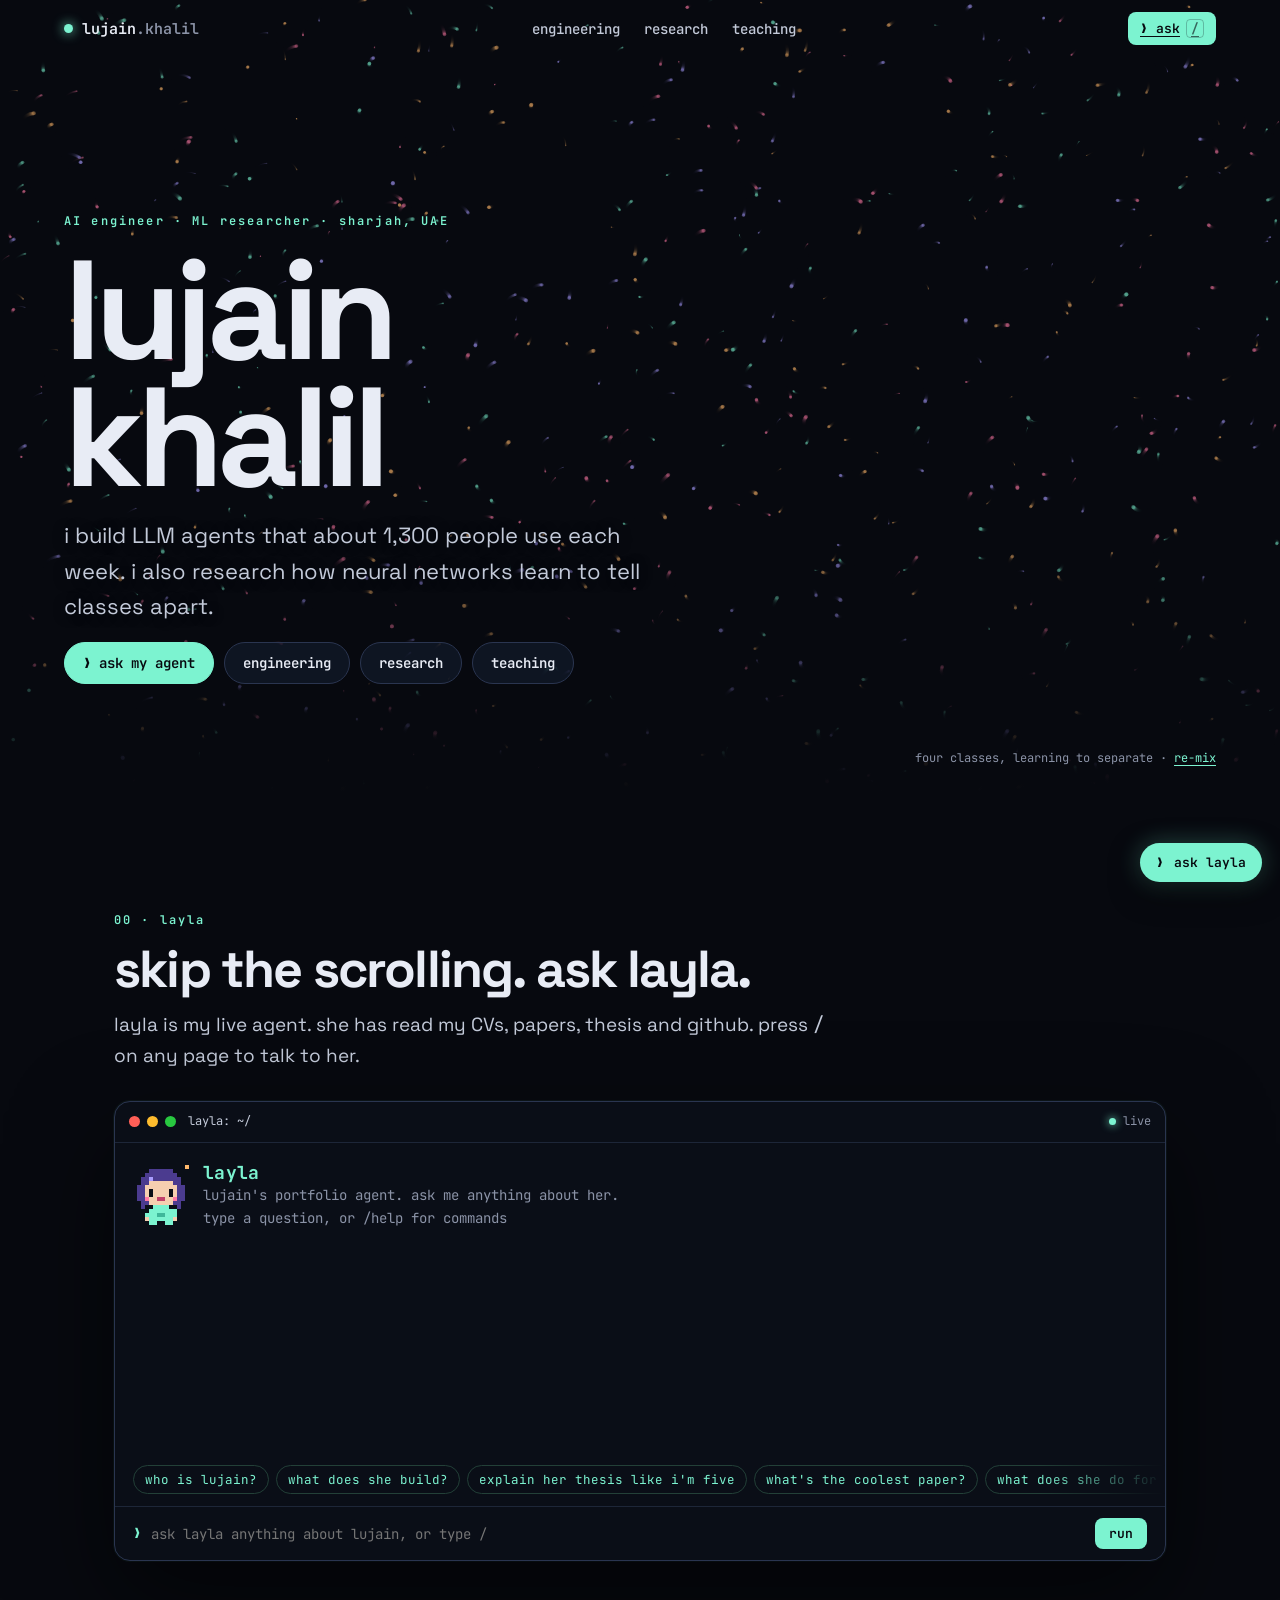
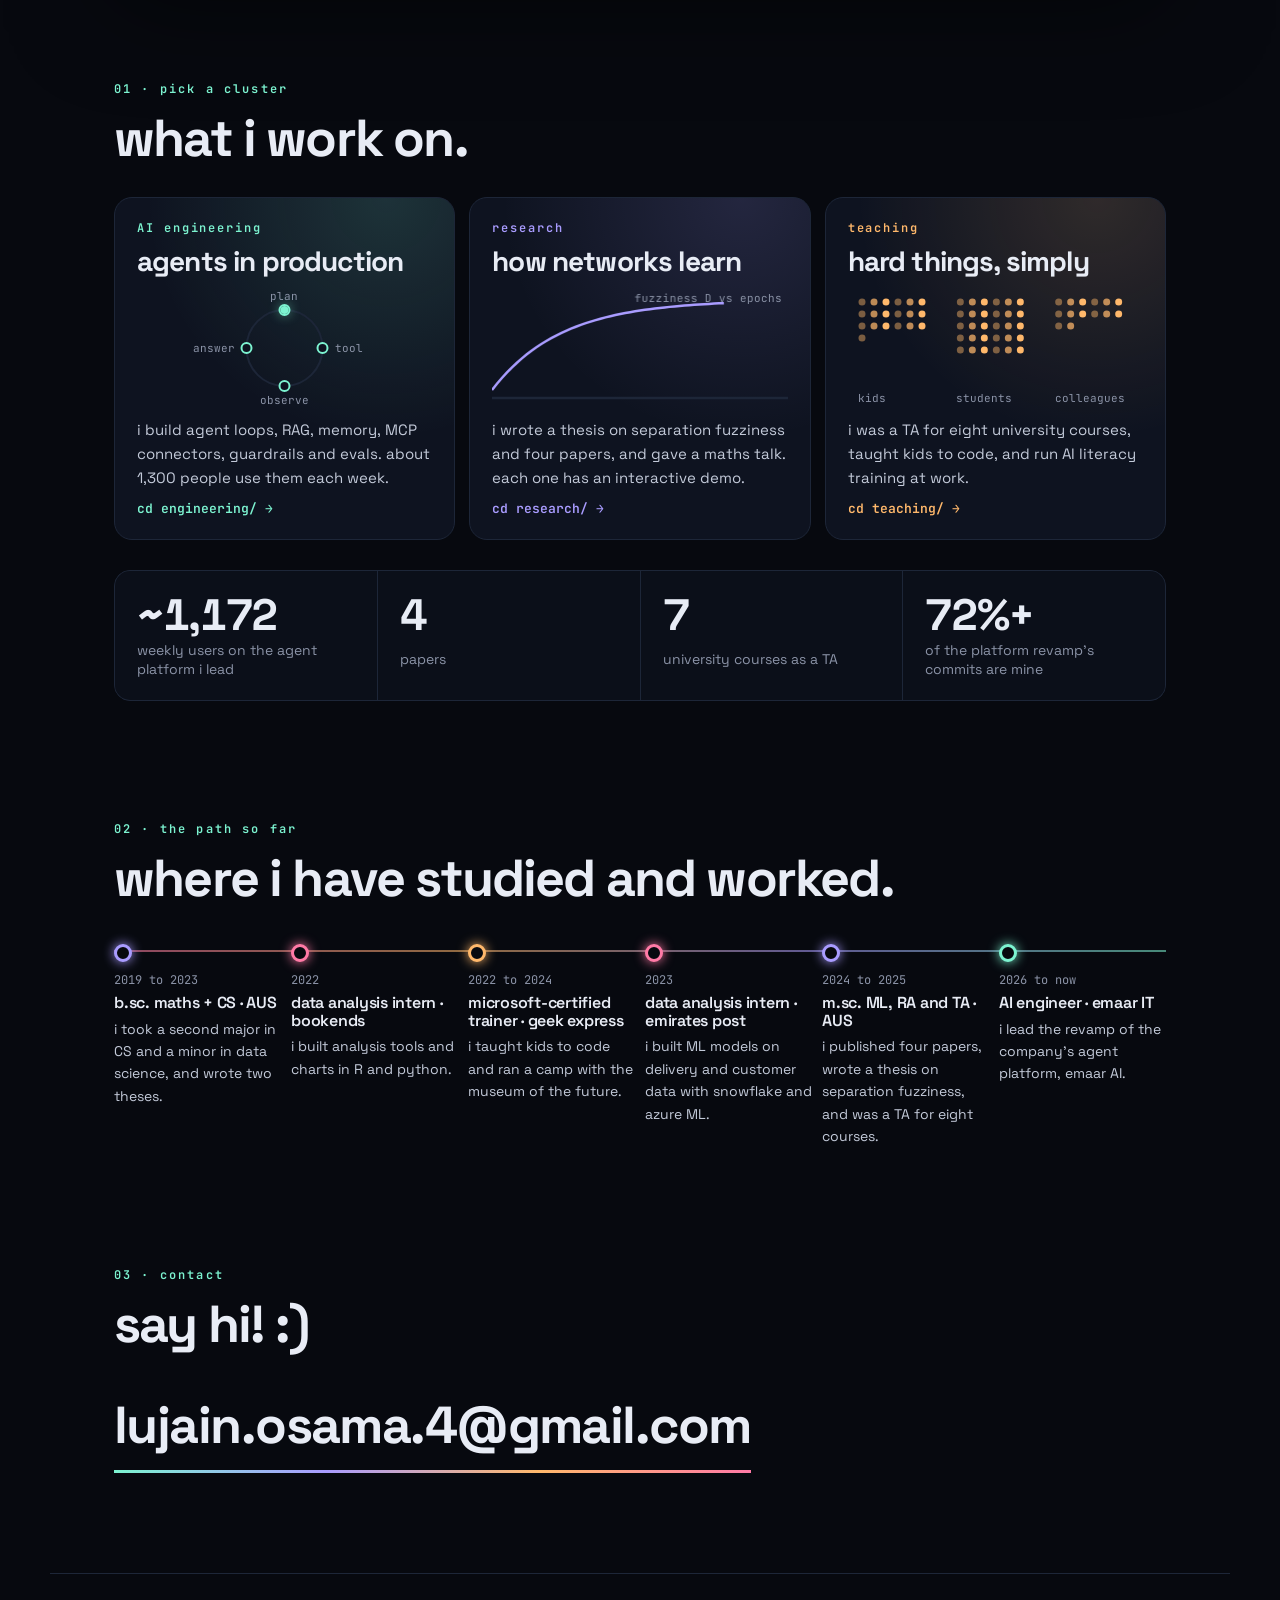
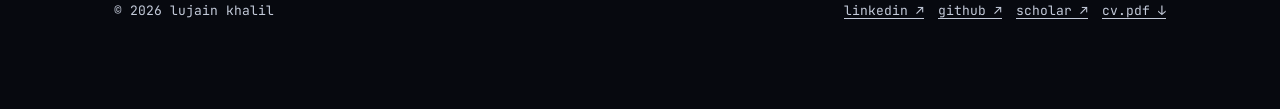
<file: index.html>
<!doctype html>
<html lang="en" class="no-js">
<head>
<meta charset="utf-8">
<meta name="viewport" content="width=device-width,initial-scale=1,viewport-fit=cover">
<title>lujain khalil · AI engineer and ML researcher</title>
<meta name="description" content="lujain khalil builds LLM agents and researches how neural networks learn. ask her terminal agent anything.">
<meta name="author" content="lujain khalil">
<meta name="theme-color" content="#07090f">
<link rel="canonical" href="https://lujain-khalil.github.io/">
<meta property="og:type" content="website">
<meta property="og:title" content="lujain khalil · AI engineer and ML researcher">
<meta property="og:description" content="she builds LLM agents and researches how neural networks learn to separate what they see.">
<meta property="og:url" content="https://lujain-khalil.github.io/">
<meta property="og:image" content="https://lujain-khalil.github.io/assets/img/og.png">
<meta property="og:image:width" content="1200"><meta property="og:image:height" content="630">
<meta name="twitter:card" content="summary_large_image">
<link rel="icon" href="assets/img/favicon.svg" type="image/svg+xml">
<link rel="preconnect" href="https://fonts.googleapis.com"><link rel="preconnect" href="https://fonts.gstatic.com" crossorigin>
<link rel="stylesheet" href="https://fonts.googleapis.com/css2?family=Space+Grotesk:wght@400;500;600;700&family=JetBrains+Mono:wght@400;500;600&display=swap">
<link rel="stylesheet" href="assets/css/site.css?v=6">
<script>document.documentElement.classList.replace('no-js','js')</script>
<script type="application/ld+json">{"@context":"https://schema.org","@type":"Person","name":"lujain khalil","jobTitle":"AI engineer","url":"https://lujain-khalil.github.io/","email":"mailto:lujain.osama.4@gmail.com","alumniOf":"american university of sharjah","sameAs":["https://www.linkedin.com/in/lujain-khalil","https://github.com/lujain-khalil","https://scholar.google.com/citations?user=BgLz9McAAAAJ"]}</script>
</head>
<body class="p-home" data-root="./">
<a class="skip" href="#main">skip to content</a>
<header class="nav">
  <a class="brand" href="./"><span class="dot" aria-hidden="true"></span><span>lujain<span class="muted">.khalil</span></span></a>
  <nav aria-label="pages"><ul>
    <li><a class="nl" href="engineering/">engineering</a></li>
    <li><a class="nl" href="research/">research</a></li>
    <li><a class="nl" href="teaching/">teaching</a></li>
  </ul></nav>
  <a class="nav-ask" href="#agent" data-open-agent>❯ ask<kbd>/</kbd></a>
</header>

<main id="main">
<section class="hero" aria-labelledby="h">
  <canvas id="latent" aria-hidden="true"></canvas>
  <div class="cluster-labels" aria-hidden="true">
    <a href="engineering/" tabindex="-1" data-c="0" class="cl c0">agents &amp; LLM systems</a>
    <a href="research/" tabindex="-1" data-c="1" class="cl c1">research</a>
    <a href="teaching/" tabindex="-1" data-c="2" class="cl c2">teaching</a>
    <a href="#path" tabindex="-1" data-c="3" class="cl c3">data &amp; analytics</a>
  </div>
  <div class="hero-copy">
    <p class="kicker">AI engineer · ML researcher · sharjah, UAE</p>
    <h1 id="h">lujain<br>khalil</h1>
    <p class="lede">i build LLM agents that about 1,300 people use each week. i also research how neural networks learn to tell classes apart.</p>
    <div class="ctas">
      <a class="btn primary" href="#agent" data-open-agent>❯ ask my agent</a>
      <a class="btn" href="engineering/">engineering</a>
      <a class="btn" href="research/">research</a>
      <a class="btn" href="teaching/">teaching</a>
    </div>
  </div>
  <p class="hero-hint" aria-hidden="true"><span class="hint-desktop">four classes, learning to separate · </span><button type="button" id="remix">re-mix</button></p>
</section>

<section class="section" id="agent" aria-labelledby="agent-h">
  <div class="head">
    <p class="kicker">00 · layla</p>
    <h2 id="agent-h">skip the scrolling. ask layla.</h2>
    <p class="sub">layla is my live agent. she has read my CVs, papers, thesis and github. press <span class="mono">/</span> on any page to talk to her.</p>
  </div>
  <div class="home-term"><div data-agent>
    <div class="term-log"><p class="t-dim noscript-msg">the agent needs javascript. everything it knows is also on these pages.</p></div>
  </div></div>
</section>

<section class="section" aria-labelledby="where-h">
  <div class="head"><p class="kicker">01 · pick a cluster</p><h2 id="where-h">what i work on.</h2></div>
  <div class="portals">
    <a class="portal" href="engineering/">
      <span class="pk">AI engineering</span>
      <h3>agents in production</h3>
      <canvas data-mini="loop" aria-hidden="true"></canvas>
      <p>i build agent loops, RAG, memory, MCP connectors, guardrails and evals. about 1,300 people use them each week.</p>
      <span class="go">cd engineering/ →</span>
    </a>
    <a class="portal p1" href="research/">
      <span class="pk">research</span>
      <h3>how networks learn</h3>
      <canvas data-mini="decay" aria-hidden="true"></canvas>
      <p>i wrote a thesis on separation fuzziness and four papers, and gave a maths talk. each one has an interactive demo.</p>
      <span class="go">cd research/ →</span>
    </a>
    <a class="portal p2" href="teaching/">
      <span class="pk">teaching</span>
      <h3>hard things, simply</h3>
      <canvas data-mini="dots" aria-hidden="true"></canvas>
      <p>i was a TA for eight university courses, taught kids to code, and run AI literacy training at work.</p>
      <span class="go">cd teaching/ →</span>
    </a>
  </div>
  <div class="stat-strip" aria-label="at a glance">
    <div><b data-count="1300" data-prefix="~">~1,300</b><span>weekly users on the agent platform i lead</span></div>
    <div><b data-count="4">4</b><span>papers</span></div>
    <div><b data-count="8">8</b><span>university courses as a TA</span></div>
    <div><b data-count="80" data-suffix="%+">80%+</b><span>of the platform revamp's commits are mine</span></div>
  </div>
</section>

<section class="section" id="path" aria-labelledby="path-h">
  <div class="head"><p class="kicker">02 · the path so far</p><h2 id="path-h">where i have studied and worked.</h2></div>
  <ol class="path">
    <li class="step" style="--sc:var(--c1)"><span class="when">2019 to 2023</span><h3>b.sc. maths + CS · AUS</h3><p>i took a second major in CS and a minor in data science, and wrote two theses.</p></li>
    <li class="step" style="--sc:var(--c3)"><span class="when">2022</span><h3>data analysis intern · bookends</h3><p>i built analysis tools and charts in R and python.</p></li>
    <li class="step" style="--sc:var(--c2)"><span class="when">2022 to 2024</span><h3>microsoft-certified trainer · geek express</h3><p>i taught kids to code and ran a camp with the museum of the future.</p></li>
    <li class="step" style="--sc:var(--c3)"><span class="when">2023</span><h3>data analysis intern · emirates post</h3><p>i built ML models on delivery and customer data with snowflake and azure ML.</p></li>
    <li class="step" style="--sc:var(--c1)"><span class="when">2024 to 2025</span><h3>m.sc. ML, RA and TA · AUS</h3><p>i published four papers, wrote a thesis on separation fuzziness, and was a TA for eight courses.</p></li>
    <li class="step" style="--sc:var(--c0)"><span class="when">2026 to now</span><h3>AI engineer · emaar IT</h3><p>i lead the revamp of the company's agent platform, emaar AI.</p></li>
  </ol>
</section>

<section class="section" id="contact" aria-labelledby="c-h">
  <div class="head"><p class="kicker">03 · contact</p><h2 id="c-h">say hi! :)</h2></div>
  <a class="contact-big" href="mailto:lujain.osama.4@gmail.com">lujain.osama.4@gmail.com</a>
</section>
</main>

<footer class="foot">
  <span>© 2026 lujain khalil</span>
  <ul>
    <li><a href="https://www.linkedin.com/in/lujain-khalil" target="_blank" rel="noopener">linkedin ↗</a></li>
    <li><a href="https://github.com/lujain-khalil" target="_blank" rel="noopener">github ↗</a></li>
    <li><a href="https://scholar.google.com/citations?user=BgLz9McAAAAJ&amp;hl=en" target="_blank" rel="noopener">scholar ↗</a></li>
    <li><a href="cv/Lujain-Khalil-CV.pdf" download>cv.pdf ↓</a></li>
  </ul>
</footer>

<script src="assets/js/config.js?v=6"></script>
<script src="assets/js/core.js?v=6" defer></script>
<script src="assets/js/latent.js?v=6" defer></script>
<script src="assets/js/home.js?v=6" defer></script>
<script src="assets/js/agent.js?v=6" defer></script>
</body>
</html>
</file>
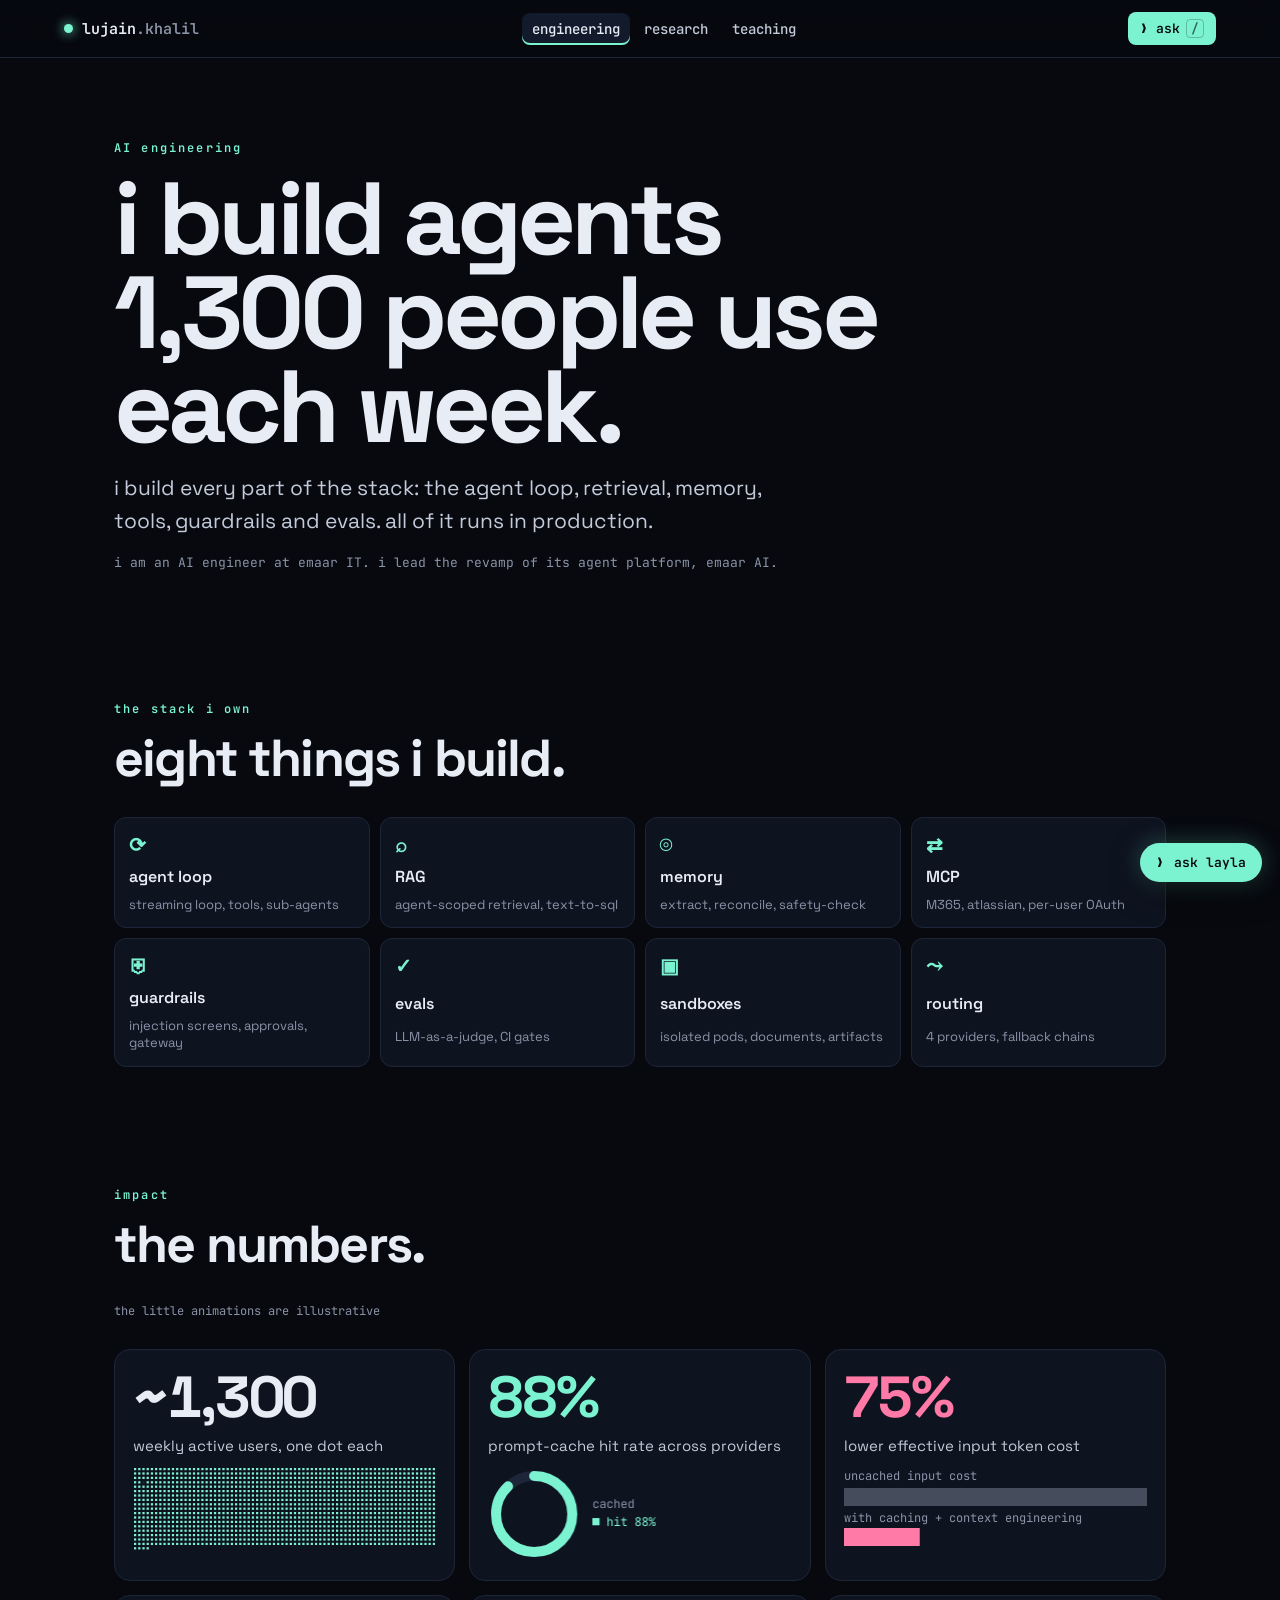
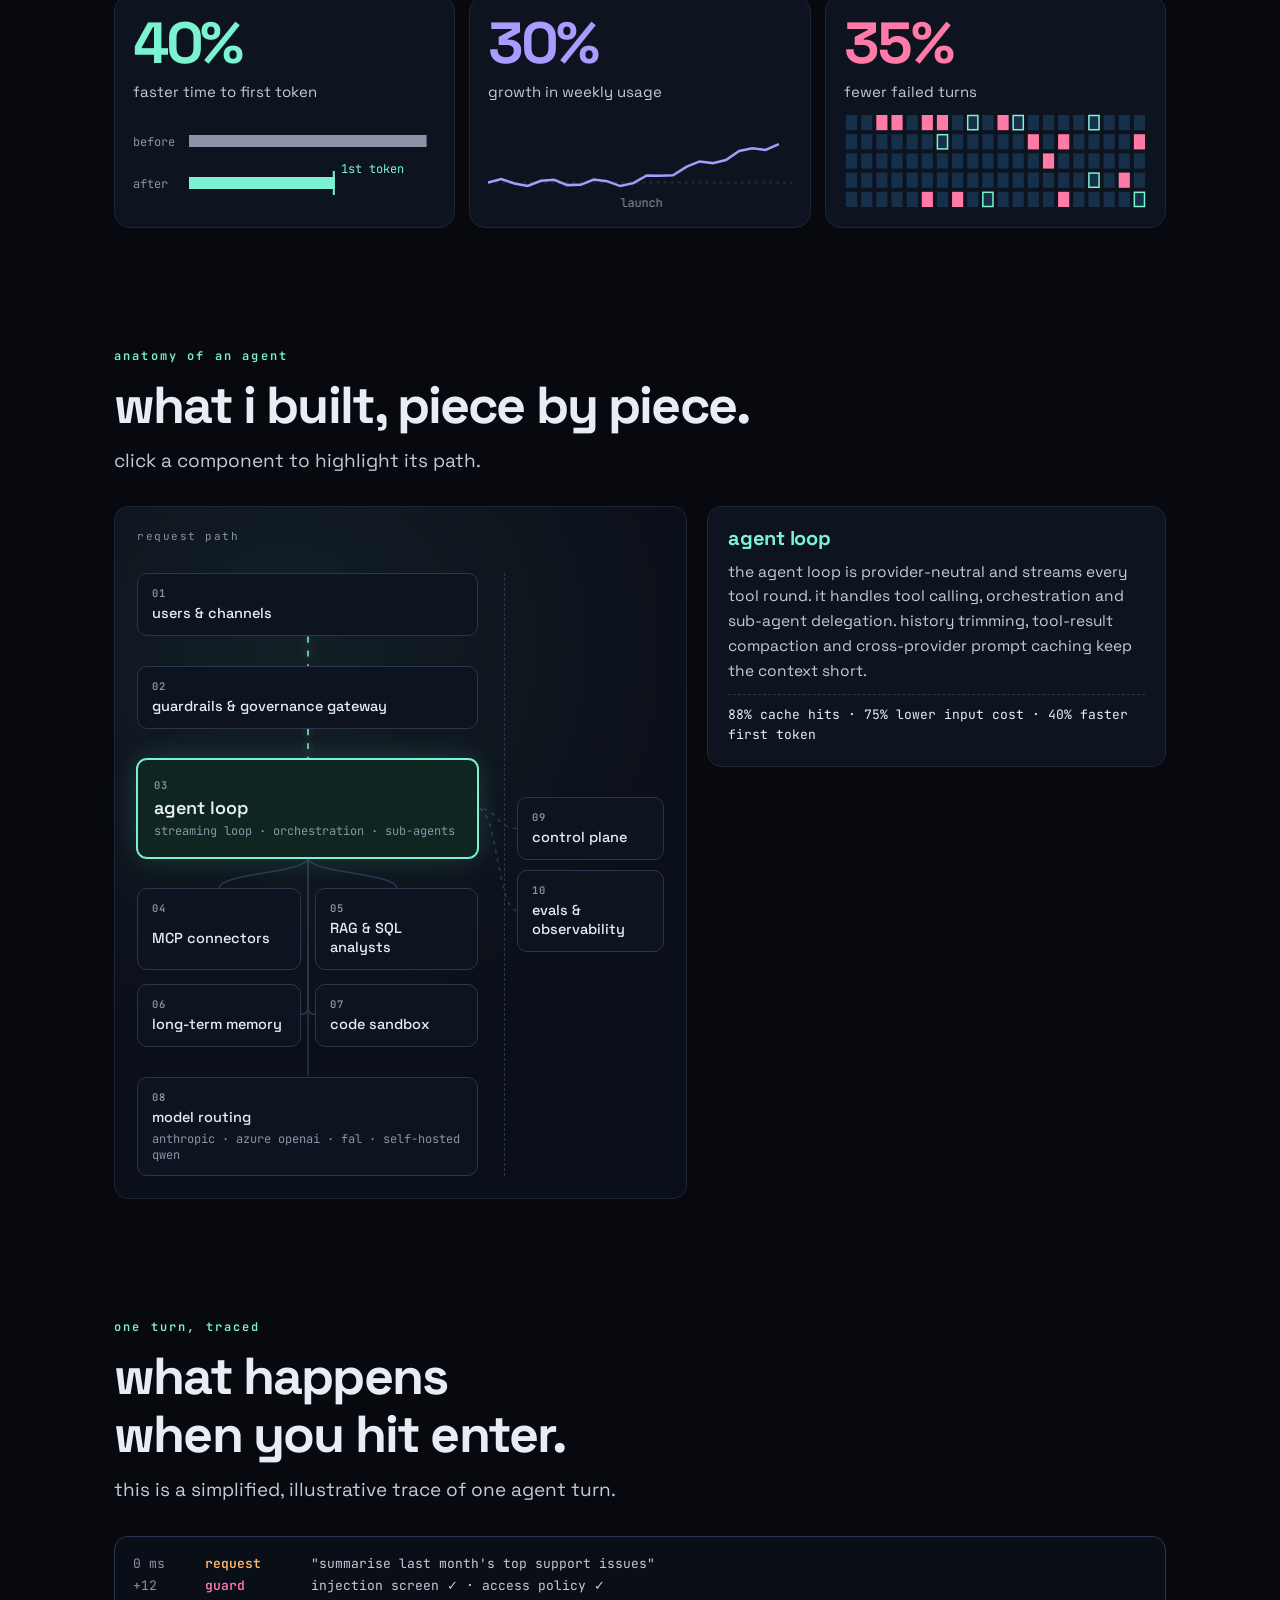
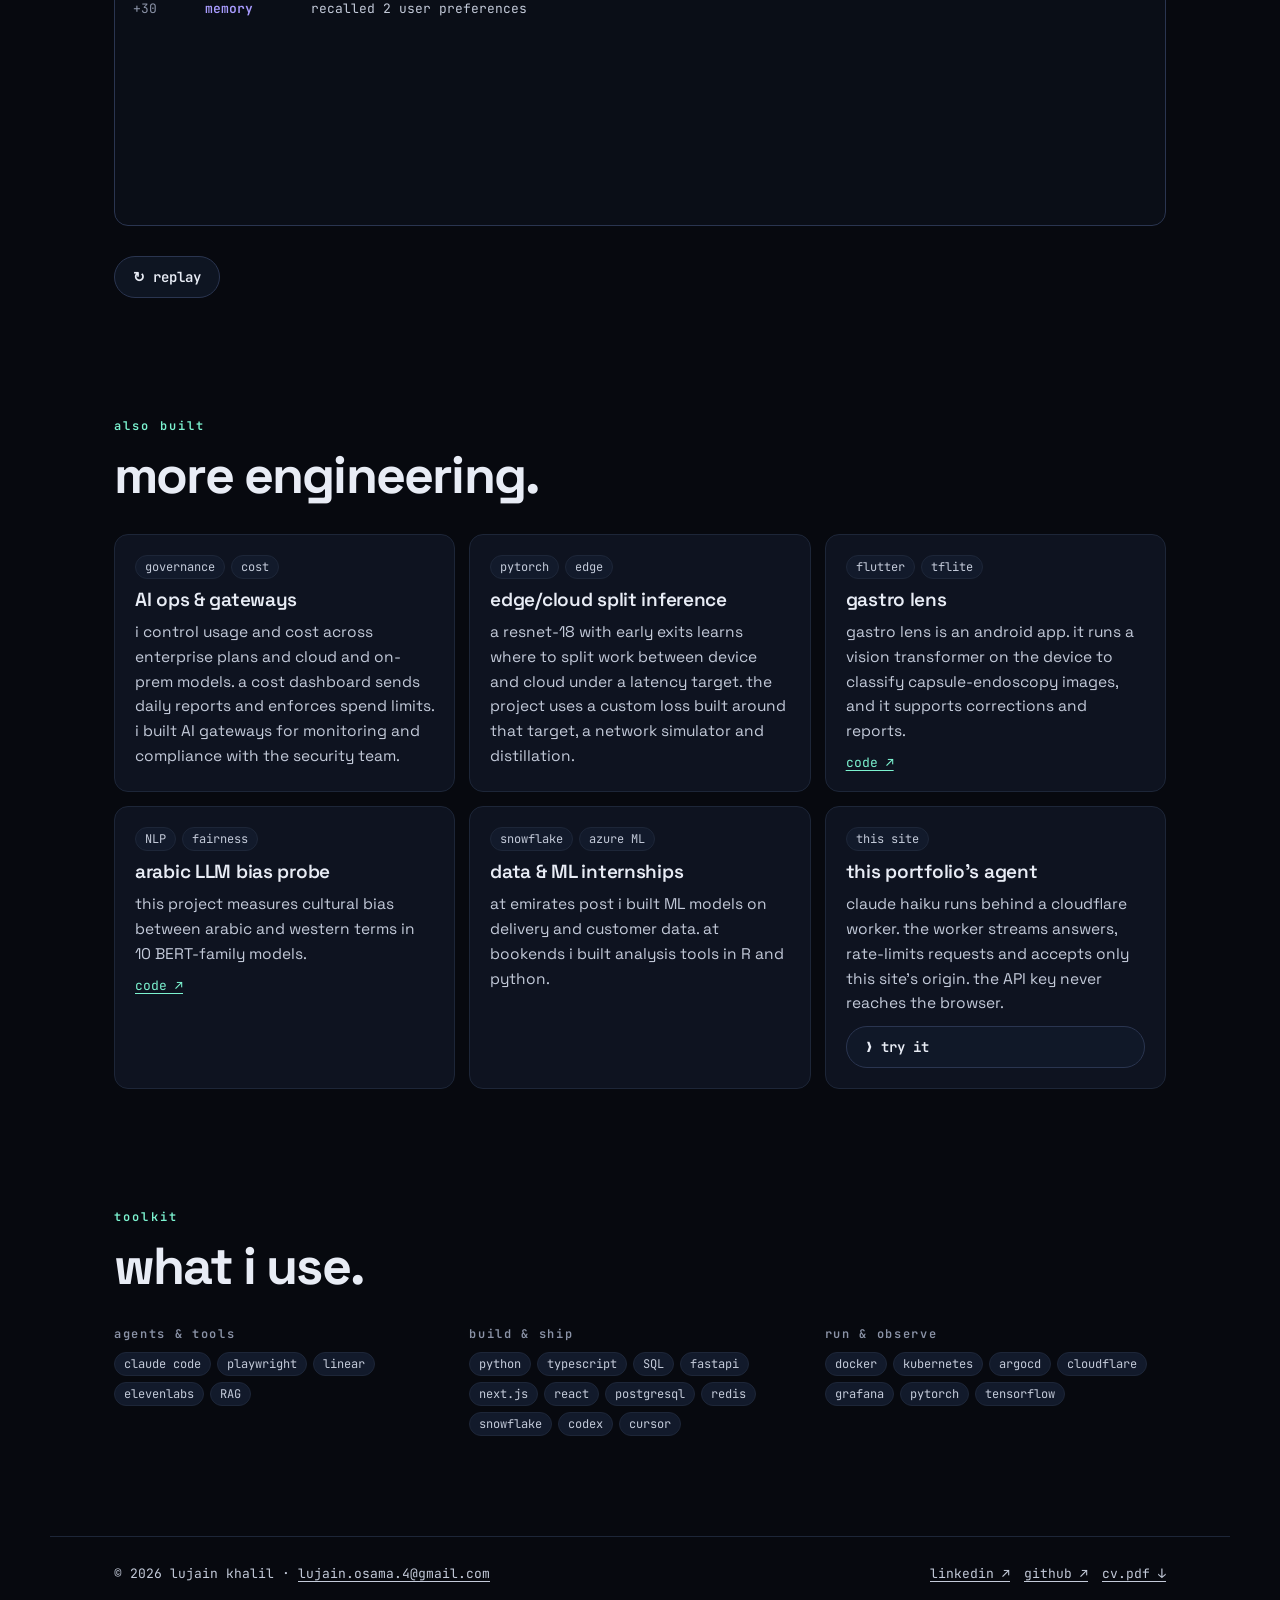
<file: engineering/index.html>
<!doctype html>
<html lang="en" class="no-js">
<head>
<meta charset="utf-8">
<meta name="viewport" content="width=device-width,initial-scale=1,viewport-fit=cover">
<title>AI engineering · lujain khalil</title>
<meta name="description" content="how lujain khalil builds production LLM agents: streaming agent loop, RAG, long-term memory, MCP, guardrails, sandboxes and evals.">
<meta name="theme-color" content="#07090f">
<link rel="canonical" href="https://lujain-khalil.github.io/engineering/">
<meta property="og:type" content="website"><meta property="og:title" content="AI engineering · lujain khalil">
<meta property="og:description" content="how i build agent loops, RAG, memory, MCP, guardrails and evals for production.">
<meta property="og:url" content="https://lujain-khalil.github.io/engineering/"><meta property="og:image" content="https://lujain-khalil.github.io/assets/img/og.png">
<meta name="twitter:card" content="summary_large_image">
<link rel="icon" href="../assets/img/favicon.svg" type="image/svg+xml">
<link rel="preconnect" href="https://fonts.googleapis.com"><link rel="preconnect" href="https://fonts.gstatic.com" crossorigin>
<link rel="stylesheet" href="https://fonts.googleapis.com/css2?family=Space+Grotesk:wght@400;500;600;700&family=JetBrains+Mono:wght@400;500;600&display=swap">
<link rel="stylesheet" href="../assets/css/site.css?v=6">
<script>document.documentElement.classList.replace('no-js','js')</script>
</head>
<body class="p-eng" data-root="../">
<a class="skip" href="#main">skip to content</a>
<header class="nav solid">
  <a class="brand" href="../"><span class="dot" aria-hidden="true"></span><span>lujain<span class="muted">.khalil</span></span></a>
  <nav aria-label="pages"><ul>
    <li><a class="nl" href="./" aria-current="page">engineering</a></li>
    <li><a class="nl" href="../research/">research</a></li>
    <li><a class="nl" href="../teaching/">teaching</a></li>
  </ul></nav>
  <button class="nav-ask" type="button" data-open-agent>❯ ask<kbd>/</kbd></button>
</header>

<main id="main">
<header class="phead">
  <p class="kicker">AI engineering</p>
  <h1>i build agents<br>1,300 people use<br>each week.</h1>
  <p class="lede">i build every part of the stack: the agent loop, retrieval, memory, tools, guardrails and evals. all of it runs in production.</p>
  <p class="ctx"><span>i am an AI engineer at emaar IT. i lead the revamp of its agent platform, emaar AI.</span></p>
</header>

<section class="section" aria-labelledby="k-h">
  <div class="head"><p class="kicker">the stack i own</p><h2 id="k-h">eight things i build.</h2></div>
  <div class="caps">
    <button class="cap" type="button" data-go="harness"><span class="gl" aria-hidden="true">⟳</span><b>agent loop</b><span>streaming loop, tools, sub-agents</span></button>
    <button class="cap" type="button" data-go="rag"><span class="gl" aria-hidden="true">⌕</span><b>RAG</b><span>agent-scoped retrieval, text-to-sql</span></button>
    <button class="cap" type="button" data-go="memory"><span class="gl" aria-hidden="true">◎</span><b>memory</b><span>extract, reconcile, safety-check</span></button>
    <button class="cap" type="button" data-go="mcp"><span class="gl" aria-hidden="true">⇄</span><b>MCP</b><span>M365, atlassian, per-user OAuth</span></button>
    <button class="cap" type="button" data-go="guardrails"><span class="gl" aria-hidden="true">⛨</span><b>guardrails</b><span>injection screens, approvals, gateway</span></button>
    <button class="cap" type="button" data-go="evals"><span class="gl" aria-hidden="true">✓</span><b>evals</b><span>LLM-as-a-judge, CI gates</span></button>
    <button class="cap" type="button" data-go="sandbox"><span class="gl" aria-hidden="true">▣</span><b>sandboxes</b><span>isolated pods, documents, artifacts</span></button>
    <button class="cap" type="button" data-go="models"><span class="gl" aria-hidden="true">⤳</span><b>routing</b><span>4 providers, fallback chains</span></button>
  </div>
</section>

<section class="section" aria-labelledby="n-h">
  <div class="head"><p class="kicker">impact</p><h2 id="n-h">the numbers.</h2></div>
  <p class="note">the little animations are illustrative</p>
  <div class="nums">
    <div class="num"><b class="big" data-count="1300" data-prefix="~">~1,300</b><span class="lbl">weekly active users, one dot each</span><canvas data-viz="users" data-n="1300" aria-hidden="true"></canvas></div>
    <div class="num"><b class="big c0" data-count="88" data-suffix="%">88%</b><span class="lbl">prompt-cache hit rate across providers</span><canvas data-viz="ring" data-pct="0.88" aria-hidden="true"></canvas></div>
    <div class="num"><b class="big c3" data-count="75" data-suffix="%">75%</b><span class="lbl">lower effective input token cost</span><canvas data-viz="shrink" data-cut="0.75" aria-hidden="true"></canvas></div>
    <div class="num"><b class="big c0" data-count="40" data-suffix="%">40%</b><span class="lbl">faster time to first token</span><canvas data-viz="race" data-faster="0.40" aria-hidden="true"></canvas></div>
    <div class="num"><b class="big c1" data-count="30" data-suffix="%">30%</b><span class="lbl">growth in weekly usage</span><canvas data-viz="grow" data-growth="0.30" aria-hidden="true"></canvas></div>
    <div class="num"><b class="big c3" data-count="35" data-suffix="%">35%</b><span class="lbl">fewer failed turns</span><canvas data-viz="fails" data-cut="0.35" aria-hidden="true"></canvas></div>
  </div>
</section>

<section class="section" aria-labelledby="a-h">
  <div class="head"><p class="kicker">anatomy of an agent</p><h2 id="a-h">what i built, piece by piece.</h2><p class="sub">click a component to highlight its path.</p></div>
  <div class="arch">
    <div class="arch-diagram" role="group" aria-label="agent platform architecture. select a component.">
      <div class="lane-label" aria-hidden="true">request path</div>
      <button class="node n-user" type="button" data-node="users" aria-controls="node-users"><span class="nk">01</span>users &amp; channels</button>
      <button class="node n-guard" type="button" data-node="guardrails" aria-controls="node-guardrails"><span class="nk">02</span>guardrails &amp; governance gateway</button>
      <button class="node n-harness" type="button" data-node="harness" aria-controls="node-harness"><span class="nk">03</span>agent loop<small>streaming loop · orchestration · sub-agents</small></button>
      <div class="tools">
        <button class="node" type="button" data-node="mcp" aria-controls="node-mcp"><span class="nk">04</span>MCP connectors</button>
        <button class="node" type="button" data-node="rag" aria-controls="node-rag"><span class="nk">05</span>RAG &amp; SQL analysts</button>
        <button class="node" type="button" data-node="memory" aria-controls="node-memory"><span class="nk">06</span>long-term memory</button>
        <button class="node" type="button" data-node="sandbox" aria-controls="node-sandbox"><span class="nk">07</span>code sandbox</button>
      </div>
      <button class="node n-models" type="button" data-node="models" aria-controls="node-models"><span class="nk">08</span>model routing<small>anthropic · azure openai · fal · self-hosted qwen</small></button>
      <div class="side">
        <button class="node" type="button" data-node="control" aria-controls="node-control"><span class="nk">09</span>control plane</button>
        <button class="node" type="button" data-node="evals" aria-controls="node-evals"><span class="nk">10</span>evals &amp; observability</button>
      </div>
    </div>
    <div class="arch-panel" aria-live="polite">
      <article class="node-detail" id="node-users"><h3>users &amp; channels</h3><p>staff chat with agents, build their own custom agents, and run departmental workflows that were turned into agents.</p><p class="fig">~1,300 weekly active users</p></article>
      <article class="node-detail" id="node-guardrails"><h3>guardrails</h3><p>prompt-injection screening, human approval for write actions and a memory safety gate. a governance gateway applies egress allowlists, usage limits and audit logs to every tool, retrieval and web call.</p><p class="fig">access by department, grade and directory group</p></article>
      <article class="node-detail" id="node-harness"><h3>agent loop</h3><p>the agent loop is provider-neutral and streams every tool round. it handles tool calling, orchestration and sub-agent delegation. history trimming, tool-result compaction and cross-provider prompt caching keep the context short.</p><p class="fig">88% cache hits · 75% lower input cost · 40% faster first token</p></article>
      <article class="node-detail" id="node-mcp"><h3>MCP connectors</h3><p>model context protocol connectors link agents to microsoft 365, atlassian and other services. each user signs in with their own OAuth account. credentials sit in an encrypted vault, and every write needs approval.</p></article>
      <article class="node-detail" id="node-rag"><h3>RAG &amp; SQL analysts</h3><p>each agent retrieves from its own knowledge base. analyst agents run text-to-sql through a read-only, row-capped query layer, so they answer business questions and cannot change data.</p></article>
      <article class="node-detail" id="node-memory"><h3>long-term memory</h3><p>the memory service extracts, reconciles and safety-checks memories for each user. agents keep that context across conversations.</p></article>
      <article class="node-detail" id="node-sandbox"><h3>code sandbox</h3><p>agents run code in warm pools of network-isolated kubernetes pods. the code produces office documents, PDFs and interactive web artifacts.</p></article>
      <article class="node-detail" id="node-models"><h3>model routing</h3><p>the database stores routing and fallback chains, so i can swap or fail over a model without a redeploy. high-volume work runs on on-prem models.</p></article>
      <article class="node-detail" id="node-control"><h3>control plane</h3><p>the control plane hot-reloads models, agents, prompts and access rules without a redeploy.</p></article>
      <article class="node-detail" id="node-evals"><h3>evals &amp; observability</h3><p>an LLM-as-a-judge eval suite tests each model against versioned prompts and tool schemas. the platform also has automated tests, CI gates and grafana dashboards for time to first token, tool errors and spend.</p><p class="fig">35% fewer failed turns</p></article>
    </div>
  </div>
</section>

<section class="section" aria-labelledby="t-h">
  <div class="head"><p class="kicker">one turn, traced</p><h2 id="t-h">what happens when you hit enter.</h2><p class="sub">this is a simplified, illustrative trace of one agent turn.</p></div>
  <div class="trace" id="trace" role="img" aria-label="illustrative trace of one agent turn: guardrail check, memory recall, retrieval, a SQL tool call, an approval gate and a streamed answer.">
    <div class="row"><span class="t">0 ms</span><span class="k c2">request</span><span class="v">"summarise last month's top support issues"</span></div>
    <div class="row"><span class="t">+12</span><span class="k c3">guard</span><span class="v">injection screen ✓ · access policy ✓</span></div>
    <div class="row"><span class="t">+30</span><span class="k c1">memory</span><span class="v">recalled 2 user preferences</span></div>
    <div class="row"><span class="t">+44</span><span class="k c0">cache</span><span class="v">system + tools prefix hit</span></div>
    <div class="row"><span class="t">+410</span><span class="k c0">plan</span><span class="v">needs numbers → call analyst sub-agent</span></div>
    <div class="row"><span class="t">+520</span><span class="k c2">RAG</span><span class="v">3 chunks from the agent's knowledge base</span></div>
    <div class="row"><span class="t">+880</span><span class="k c2">tool</span><span class="v">sql.query(read_only, row_cap) → 24 rows</span></div>
    <div class="row"><span class="t">+910</span><span class="k c3">gate</span><span class="v">no write actions, no approval needed</span></div>
    <div class="row"><span class="t">+940</span><span class="k c0">stream</span><span class="v">first token → user, answer + chart</span></div>
    <div class="row"><span class="t">+2.1s</span><span class="k c1">eval</span><span class="v">turn logged for judge sampling · metrics → dashboard</span></div>
  </div>
  <p><button class="btn" type="button" id="replay">↻ replay</button></p>
</section>

<section class="section" aria-labelledby="o-h">
  <div class="head"><p class="kicker">also built</p><h2 id="o-h">more engineering.</h2></div>
  <div class="grid">
    <div class="card"><p class="tags"><span>governance</span><span>cost</span></p><h3>AI ops &amp; gateways</h3><p>i control usage and cost across enterprise plans and cloud and on-prem models. a cost dashboard sends daily reports and enforces spend limits. i built AI gateways for monitoring and compliance with the security team.</p></div>
    <div class="card"><p class="tags"><span>pytorch</span><span>edge</span></p><h3>edge/cloud split inference</h3><p>a resnet-18 with early exits learns where to split work between device and cloud under a latency target. the project uses a custom loss built around that target, a network simulator and distillation.</p></div>
    <div class="card"><p class="tags"><span>flutter</span><span>tflite</span></p><h3>gastro lens</h3><p>gastro lens is an android app. it runs a vision transformer on the device to classify capsule-endoscopy images, and it supports corrections and reports.</p><a class="linkline" href="https://github.com/lujain-khalil/gastro_lens" target="_blank" rel="noopener">code ↗</a></div>
    <div class="card"><p class="tags"><span>NLP</span><span>fairness</span></p><h3>arabic LLM bias probe</h3><p>this project measures cultural bias between arabic and western terms in 10 BERT-family models.</p><a class="linkline" href="https://github.com/lujain-khalil/Arabic-LLMs-Bias-Eval" target="_blank" rel="noopener">code ↗</a></div>
    <div class="card"><p class="tags"><span>snowflake</span><span>azure ML</span></p><h3>data &amp; ML internships</h3><p>at emirates post i built ML models on delivery and customer data. at bookends i built analysis tools in R and python.</p></div>
    <div class="card"><p class="tags"><span>this site</span></p><h3>this portfolio's agent</h3><p>claude haiku runs behind a cloudflare worker. the worker streams answers, rate-limits requests and accepts only this site's origin. the API key never reaches the browser.</p><button class="btn" type="button" data-open-agent>❯ try it</button></div>
  </div>
</section>

<section class="section" aria-labelledby="s-h">
  <div class="head"><p class="kicker">toolkit</p><h2 id="s-h">what i use.</h2></div>
  <div class="stackgrp">
    <div><h3>agents &amp; tools</h3><p class="tags"><span>claude code</span><span>playwright</span><span>linear</span><span>elevenlabs</span><span>RAG</span></p></div>
    <div><h3>build &amp; ship</h3><p class="tags"><span>python</span><span>typescript</span><span>SQL</span><span>fastapi</span><span>next.js</span><span>react</span><span>postgresql</span><span>redis</span><span>snowflake</span><span>codex</span><span>cursor</span></p></div>
    <div><h3>run &amp; observe</h3><p class="tags"><span>docker</span><span>kubernetes</span><span>argocd</span><span>cloudflare</span><span>grafana</span><span>pytorch</span><span>tensorflow</span></p></div>
  </div>
</section>
</main>

<footer class="foot">
  <span>© 2026 lujain khalil · <a href="mailto:lujain.osama.4@gmail.com">lujain.osama.4@gmail.com</a></span>
  <ul><li><a href="https://www.linkedin.com/in/lujain-khalil" target="_blank" rel="noopener">linkedin ↗</a></li><li><a href="https://github.com/lujain-khalil" target="_blank" rel="noopener">github ↗</a></li><li><a href="../cv/Lujain-Khalil-CV.pdf" download>cv.pdf ↓</a></li></ul>
</footer>
<script src="../assets/js/config.js?v=6"></script>
<script src="../assets/js/core.js?v=6" defer></script>
<script src="../assets/js/engineering.js?v=6" defer></script>
<script src="../assets/js/agent.js?v=6" defer></script>
</body>
</html>
</file>
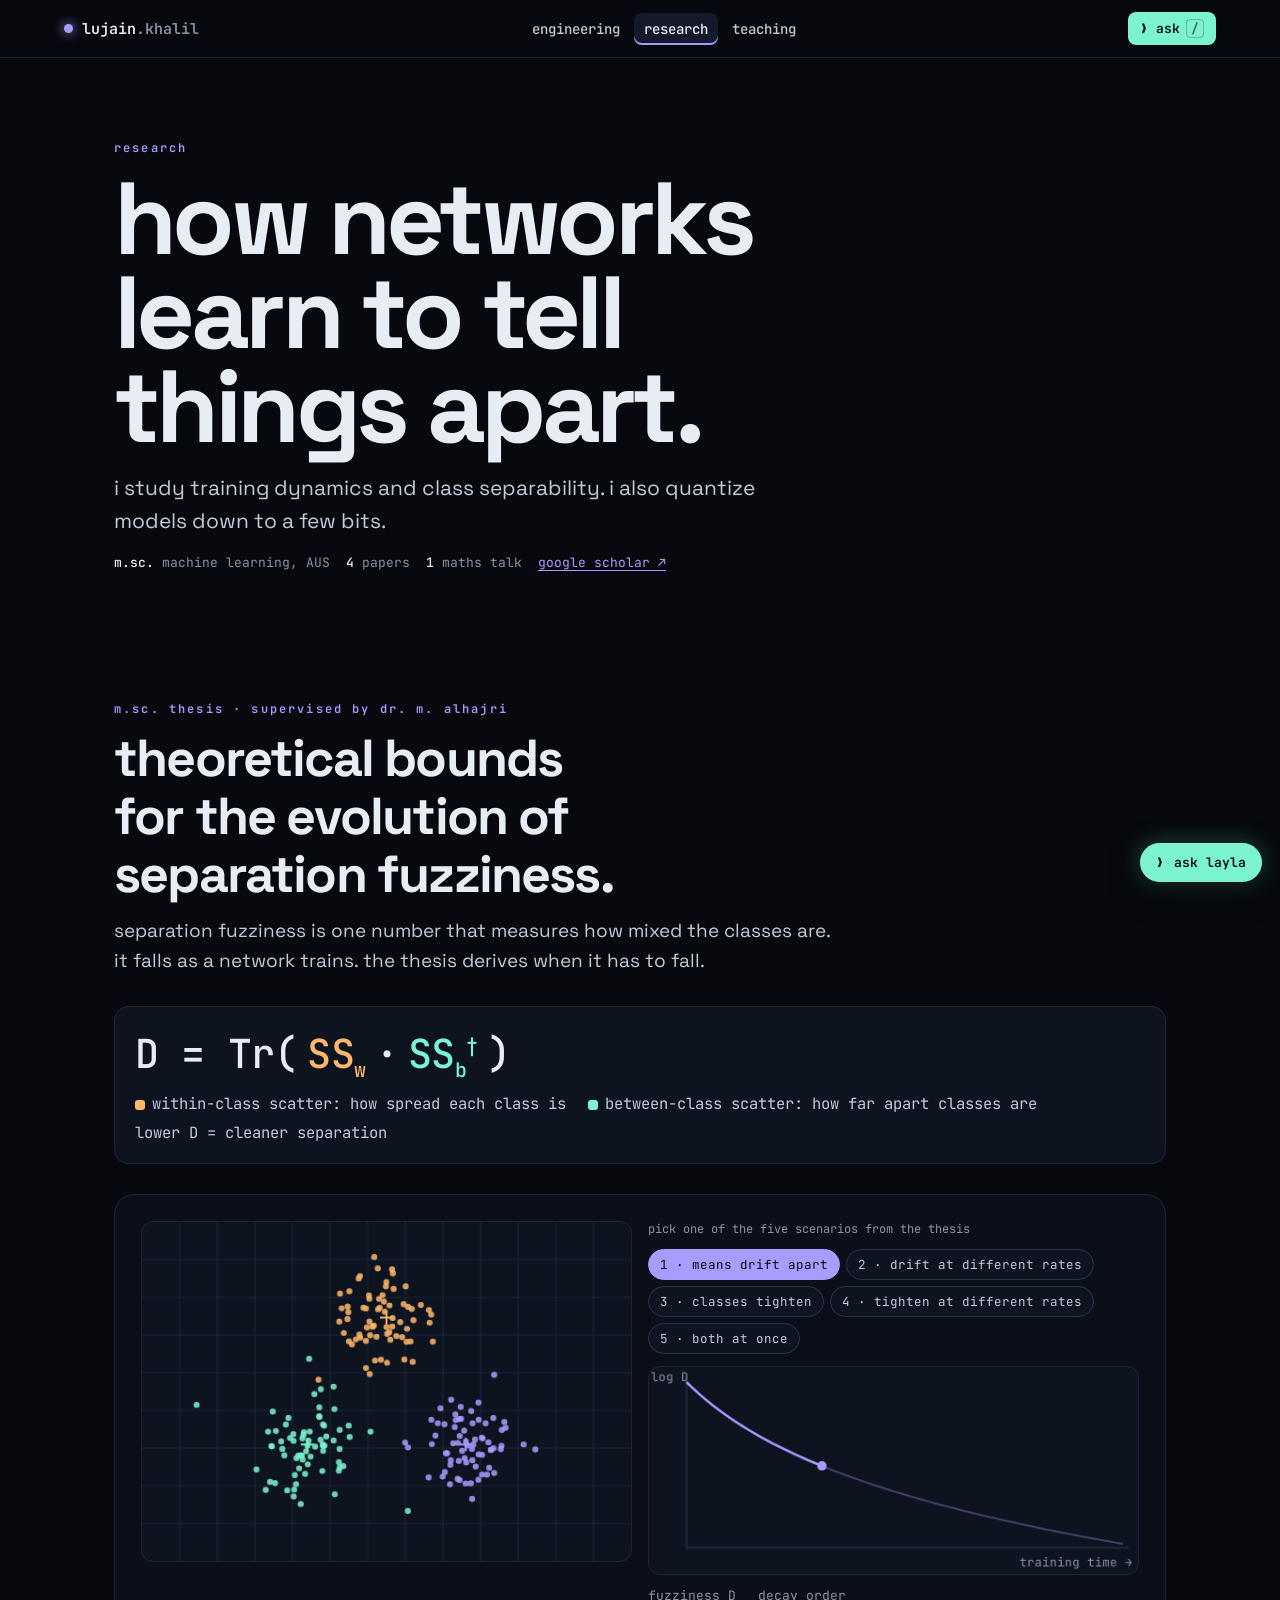
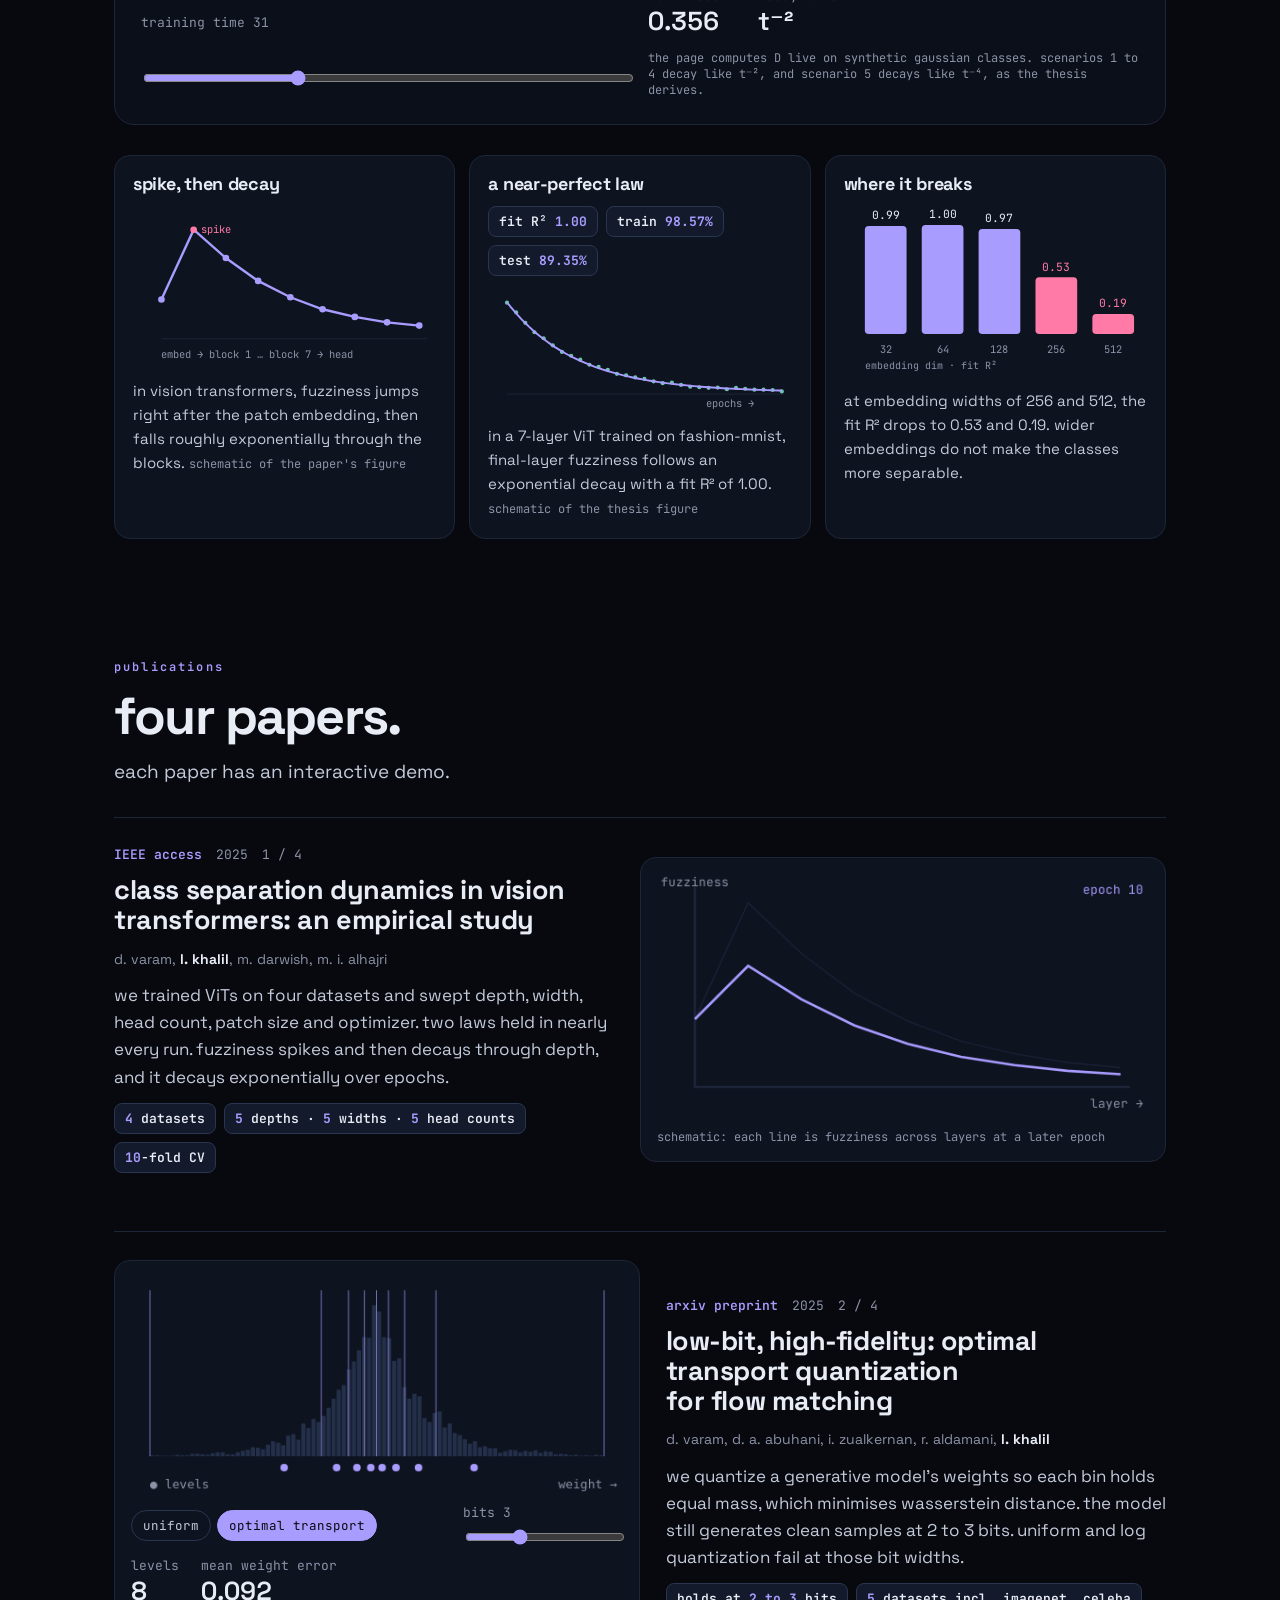
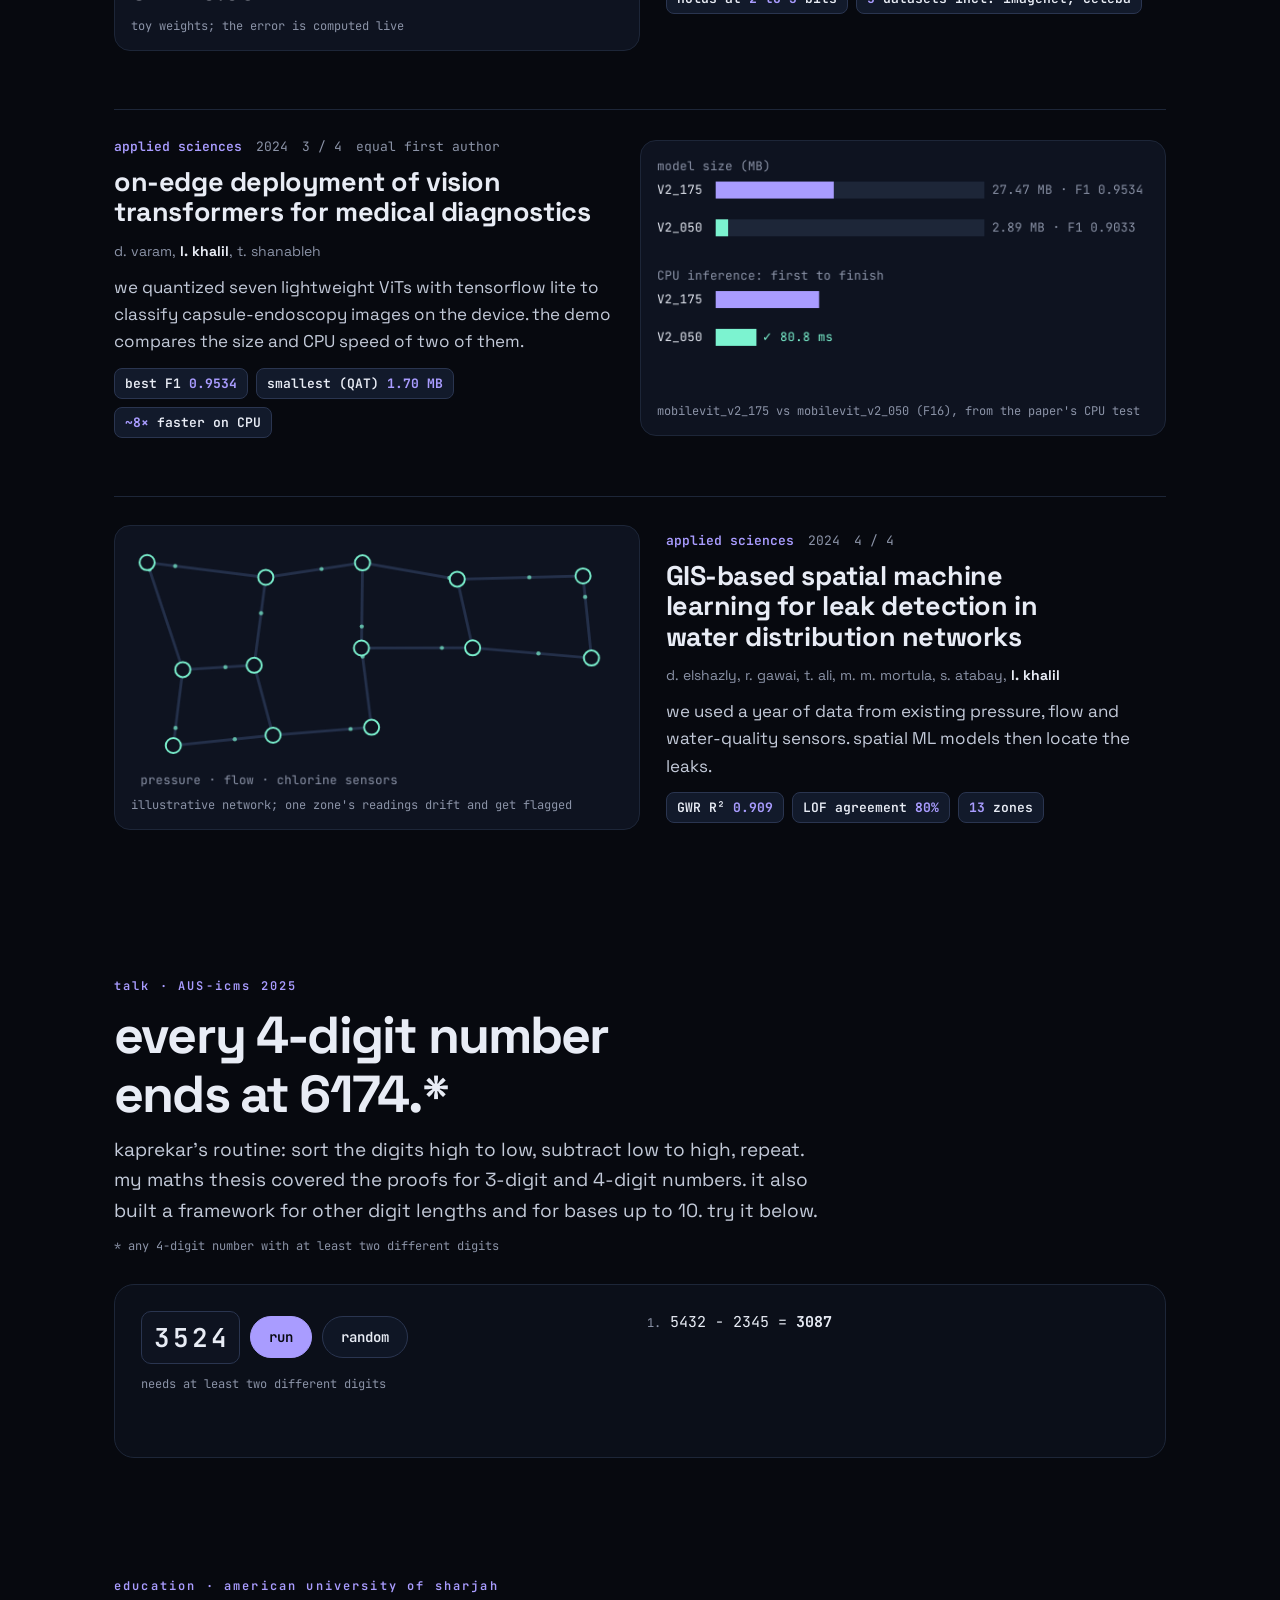
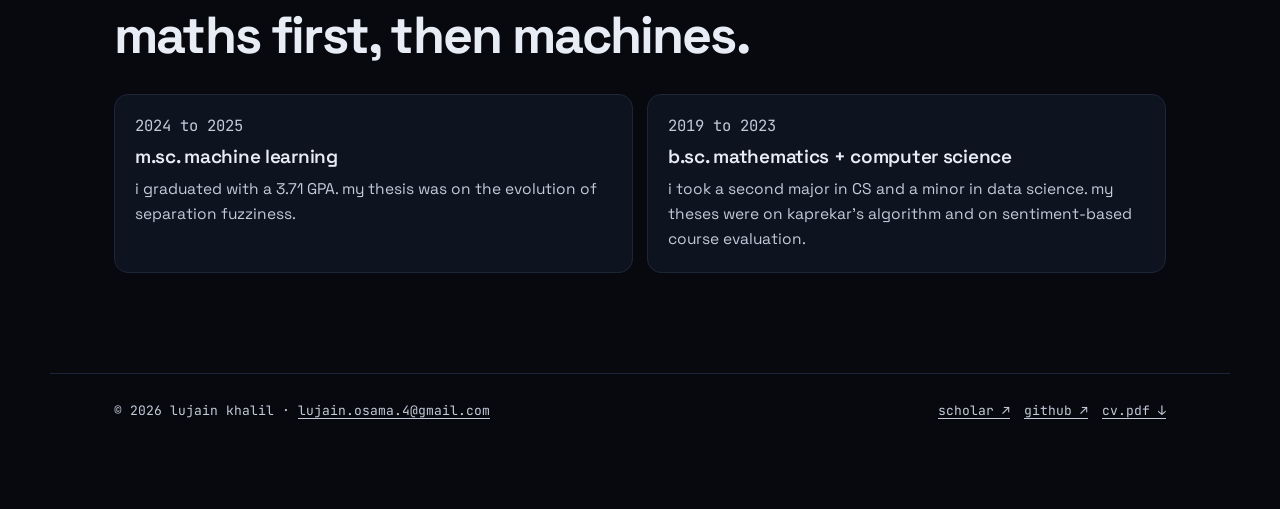
<file: research/index.html>
<!doctype html>
<html lang="en" class="no-js">
<head>
<meta charset="utf-8">
<meta name="viewport" content="width=device-width,initial-scale=1,viewport-fit=cover">
<title>research · lujain khalil</title>
<meta name="description" content="lujain khalil's research: a thesis on separation fuzziness in deep networks, four papers on vision transformers, quantization, on-edge ML and spatial ML, and a talk on kaprekar's algorithm.">
<meta name="theme-color" content="#07090f">
<link rel="canonical" href="https://lujain-khalil.github.io/research/">
<meta property="og:type" content="website"><meta property="og:title" content="research · lujain khalil">
<meta property="og:description" content="how neural networks learn to separate classes, and how to make them small.">
<meta property="og:url" content="https://lujain-khalil.github.io/research/"><meta property="og:image" content="https://lujain-khalil.github.io/assets/img/og.png">
<meta name="twitter:card" content="summary_large_image">
<link rel="icon" href="../assets/img/favicon.svg" type="image/svg+xml">
<link rel="preconnect" href="https://fonts.googleapis.com"><link rel="preconnect" href="https://fonts.gstatic.com" crossorigin>
<link rel="stylesheet" href="https://fonts.googleapis.com/css2?family=Space+Grotesk:wght@400;500;600;700&family=JetBrains+Mono:wght@400;500;600&display=swap">
<link rel="stylesheet" href="../assets/css/site.css?v=6">
<script>document.documentElement.classList.replace('no-js','js')</script>
</head>
<body class="p-research" data-root="../">
<a class="skip" href="#main">skip to content</a>
<header class="nav solid">
  <a class="brand" href="../"><span class="dot" aria-hidden="true"></span><span>lujain<span class="muted">.khalil</span></span></a>
  <nav aria-label="pages"><ul>
    <li><a class="nl" href="../engineering/">engineering</a></li>
    <li><a class="nl" href="./" aria-current="page">research</a></li>
    <li><a class="nl" href="../teaching/">teaching</a></li>
  </ul></nav>
  <button class="nav-ask" type="button" data-open-agent>❯ ask<kbd>/</kbd></button>
</header>

<main id="main">
<header class="phead">
  <p class="kicker">research</p>
  <h1>how networks<br>learn to tell<br>things apart.</h1>
  <p class="lede">i study training dynamics and class separability. i also quantize models down to a few bits.</p>
  <p class="ctx"><span><b>m.sc.</b> machine learning, AUS</span><span><b>4</b> papers</span><span><b>1</b> maths talk</span><a href="https://scholar.google.com/citations?user=BgLz9McAAAAJ&amp;hl=en" target="_blank" rel="noopener">google scholar ↗</a></p>
</header>

<!-- ===== thesis ===== -->
<section class="section" id="thesis" aria-labelledby="th-h">
  <div class="head">
    <p class="kicker">m.sc. thesis · supervised by dr. m. alhajri</p>
    <h2 id="th-h">theoretical bounds for the evolution of separation fuzziness.</h2>
    <p class="sub">separation fuzziness is one number that measures how mixed the classes are. it falls as a network trains. the thesis derives when it has to fall.</p>
  </div>

  <div class="card">
    <p class="formula" aria-label="D equals the trace of SS w times the pseudo-inverse of SS b">D = Tr( <span class="w">SS<sub>w</sub></span> · <span class="b">SS<sub>b</sub><sup>†</sup></span> )</p>
    <p class="legend-row"><span><i style="background:var(--c2)"></i>within-class scatter: how spread each class is</span><span><i style="background:var(--c0)"></i>between-class scatter: how far apart classes are</span><span>lower D = cleaner separation</span></p>
  </div>

  <div class="lab" id="lab">
    <div style="display:grid;gap:12px">
      <canvas id="lab-scatter" width="520" height="360" role="img" aria-label="three classes of points that separate as training time increases."></canvas>
      <div class="ctrl"><label for="lab-t">training time <output id="lab-t-out">0</output></label><input type="range" id="lab-t" min="0" max="100" value="0"></div>
    </div>
    <div style="display:grid;gap:12px;align-content:start">
      <p class="note">pick one of the five scenarios from the thesis</p>
      <div class="seg" id="lab-seg" role="group" aria-label="scenario">
        <button type="button" data-s="1" aria-pressed="true">1 · means drift apart</button>
        <button type="button" data-s="2" aria-pressed="false">2 · drift at different rates</button>
        <button type="button" data-s="3" aria-pressed="false">3 · classes tighten</button>
        <button type="button" data-s="4" aria-pressed="false">4 · tighten at different rates</button>
        <button type="button" data-s="5" aria-pressed="false">5 · both at once</button>
      </div>
      <canvas id="lab-curve" width="520" height="220" role="img" aria-label="fuzziness D over training time for the selected scenario."></canvas>
      <div class="readout"><span>fuzziness D<b id="lab-d">0.00</b></span><span>decay order<b id="lab-o">t⁻²</b></span></div>
      <p class="note">the page computes D live on synthetic gaussian classes. scenarios 1 to 4 decay like t⁻², and scenario 5 decays like t⁻⁴, as the thesis derives.</p>
    </div>
  </div>

  <div class="three">
    <div class="vizcard">
      <h3>spike, then decay</h3>
      <svg id="spike" viewBox="0 0 320 170" role="img" aria-label="schematic: fuzziness spikes after the patch embedding, then decays layer by layer."></svg>
      <p>in vision transformers, fuzziness jumps right after the patch embedding, then falls roughly exponentially through the blocks. <span class="note">schematic of the paper's figure</span></p>
    </div>
    <div class="vizcard">
      <h3>a near-perfect law</h3>
      <div class="pills"><span class="pill">fit R² <b>1.00</b></span><span class="pill">train <b>98.57%</b></span><span class="pill">test <b>89.35%</b></span></div>
      <svg id="fit" viewBox="0 0 320 130" role="img" aria-label="final-layer fuzziness decays exponentially over 150 epochs."></svg>
      <p>in a 7-layer ViT trained on fashion-mnist, final-layer fuzziness follows an exponential decay with a fit R² of 1.00. <span class="note">schematic of the thesis figure</span></p>
    </div>
    <div class="vizcard">
      <h3>where it breaks</h3>
      <svg id="dims" viewBox="0 0 320 180" role="img" aria-label="exponential fit r squared by embedding dimension: 32 gives 0.99, 64 gives 1.00, 128 gives 0.97, 256 gives 0.53, 512 gives 0.19."></svg>
      <p>at embedding widths of 256 and 512, the fit R² drops to 0.53 and 0.19. wider embeddings do not make the classes more separable.</p>
    </div>
  </div>
</section>

<!-- ===== papers ===== -->
<section class="section" id="papers" aria-labelledby="p-h">
  <div class="head"><p class="kicker">publications</p><h2 id="p-h">four papers.</h2><p class="sub">each paper has an interactive demo.</p></div>

  <article class="paper">
    <div class="pt">
      <p class="meta"><span class="venue">IEEE access</span><span>2025</span><span>1 / 4</span></p>
      <h3><a href="https://doi.org/10.1109/ACCESS.2025.3602733" target="_blank" rel="noopener">class separation dynamics in vision transformers: an empirical study</a></h3>
      <p class="authors">d. varam, <b>l. khalil</b>, m. darwish, m. i. alhajri</p>
      <p class="one">we trained ViTs on four datasets and swept depth, width, head count, patch size and optimizer. two laws held in nearly every run. fuzziness spikes and then decays through depth, and it decays exponentially over epochs.</p>
      <div class="pills"><span class="pill"><b>4</b> datasets</span><span class="pill"><b>5</b> depths · <b>5</b> widths · <b>5</b> head counts</span><span class="pill"><b>10</b>-fold CV</span></div>
    </div>
    <div class="pv">
      <canvas id="vitlayers" width="520" height="260" role="img" aria-label="animated schematic: fuzziness across ViT layers drops as training progresses."></canvas>
      <p class="note">schematic: each line is fuzziness across layers at a later epoch</p>
    </div>
  </article>

  <article class="paper">
    <div class="pt">
      <p class="meta"><span class="venue">arxiv preprint</span><span>2025</span><span>2 / 4</span></p>
      <h3><a href="https://doi.org/10.48550/arXiv.2511.11418" target="_blank" rel="noopener">low-bit, high-fidelity: optimal transport quantization for flow matching</a></h3>
      <p class="authors">d. varam, d. a. abuhani, i. zualkernan, r. aldamani, <b>l. khalil</b></p>
      <p class="one">we quantize a generative model's weights so each bin holds equal mass, which minimises wasserstein distance. the model still generates clean samples at 2 to 3 bits. uniform and log quantization fail at those bit widths.</p>
      <div class="pills"><span class="pill">holds at <b>2 to 3</b> bits</span><span class="pill"><b>5</b> datasets incl. imagenet, celeba</span></div>
    </div>
    <div class="pv">
      <canvas id="quant" width="520" height="230" role="img" aria-label="histogram of model weights with quantization bin edges for uniform or optimal-transport bins."></canvas>
      <div style="display:flex;flex-wrap:wrap;gap:14px;align-items:center;justify-content:space-between">
        <div class="seg" id="q-mode" role="group" aria-label="quantizer"><button type="button" data-m="uniform" aria-pressed="false">uniform</button><button type="button" data-m="ot" aria-pressed="true">optimal transport</button></div>
        <div class="ctrl" style="min-width:160px"><label for="q-bits">bits <output id="q-bits-out">3</output></label><input type="range" id="q-bits" min="2" max="5" value="3"></div>
      </div>
      <p class="readout"><span>levels<b id="q-levels">8</b></span><span>mean weight error<b id="q-err">0.000</b></span></p>
      <p class="note">toy weights; the error is computed live</p>
    </div>
  </article>

  <article class="paper">
    <div class="pt">
      <p class="meta"><span class="venue">applied sciences</span><span>2024</span><span>3 / 4</span><span>equal first author</span></p>
      <h3><a href="https://doi.org/10.3390/app14188115" target="_blank" rel="noopener">on-edge deployment of vision transformers for medical diagnostics</a></h3>
      <p class="authors">d. varam, <b>l. khalil</b>, t. shanableh</p>
      <p class="one">we quantized seven lightweight ViTs with tensorflow lite to classify capsule-endoscopy images on the device. the demo compares the size and CPU speed of two of them.</p>
      <div class="pills"><span class="pill">best F1 <b>0.9534</b></span><span class="pill">smallest (QAT) <b>1.70 MB</b></span><span class="pill"><b>~8×</b> faster on CPU</span></div>
    </div>
    <div class="pv">
      <canvas id="edge" width="520" height="250" role="img" aria-label="mobilevit v2 175 at 27.47 megabytes and 677 milliseconds against mobilevit v2 050 at 2.89 megabytes and 81 milliseconds."></canvas>
      <p class="note">mobilevit_v2_175 vs mobilevit_v2_050 (F16), from the paper's CPU test</p>
    </div>
  </article>

  <article class="paper">
    <div class="pt">
      <p class="meta"><span class="venue">applied sciences</span><span>2024</span><span>4 / 4</span></p>
      <h3><a href="https://doi.org/10.3390/app14135853" target="_blank" rel="noopener">GIS-based spatial machine learning for leak detection in water distribution networks</a></h3>
      <p class="authors">d. elshazly, r. gawai, t. ali, m. m. mortula, s. atabay, <b>l. khalil</b></p>
      <p class="one">we used a year of data from existing pressure, flow and water-quality sensors. spatial ML models then locate the leaks.</p>
      <div class="pills"><span class="pill">GWR R² <b>0.909</b></span><span class="pill">LOF agreement <b>80%</b></span><span class="pill"><b>13</b> zones</span></div>
    </div>
    <div class="pv">
      <canvas id="leak" width="520" height="260" role="img" aria-label="animated network of 13 sensor zones where one zone flags a leak."></canvas>
      <p class="note">illustrative network; one zone's readings drift and get flagged</p>
    </div>
  </article>
</section>

<!-- ===== talk ===== -->
<section class="section" id="talk" aria-labelledby="k-h">
  <div class="head"><p class="kicker">talk · AUS-icms 2025</p><h2 id="k-h">every 4-digit number ends at 6174.*</h2>
    <p class="sub">kaprekar's routine: sort the digits high to low, subtract low to high, repeat. my maths thesis covered the proofs for 3-digit and 4-digit numbers. it also built a framework for other digit lengths and for bases up to 10. try it below.</p><p class="note">* any 4-digit number with at least two different digits</p></div>
  <div class="lab kap">
    <div style="display:grid;gap:12px;align-content:start">
      <form class="kap-in" id="kap-form"><label for="kap" class="sr-only">a 4-digit number</label><input id="kap" inputmode="numeric" maxlength="4" value="3524" pattern="[0-9]{4}"><button class="btn primary" type="submit">run</button><button class="btn" type="button" id="kap-rand">random</button></form>
      <p class="note">needs at least two different digits</p>
    </div>
    <div class="kap-steps" id="kap-steps" aria-live="polite"></div>
  </div>
</section>

<!-- ===== education ===== -->
<section class="section" aria-labelledby="e-h">
  <div class="head"><p class="kicker">education · american university of sharjah</p><h2 id="e-h">maths first, then machines.</h2></div>
  <div class="edu">
    <div class="card"><p class="note">2024 to 2025</p><h3>m.sc. machine learning</h3><p>i graduated with a 3.71 GPA. my thesis was on the evolution of separation fuzziness.</p></div>
    <div class="card"><p class="note">2019 to 2023</p><h3>b.sc. mathematics + computer science</h3><p>i took a second major in CS and a minor in data science. my theses were on kaprekar's algorithm and on sentiment-based course evaluation.</p></div>
  </div>
</section>
</main>

<footer class="foot">
  <span>© 2026 lujain khalil · <a href="mailto:lujain.osama.4@gmail.com">lujain.osama.4@gmail.com</a></span>
  <ul><li><a href="https://scholar.google.com/citations?user=BgLz9McAAAAJ&amp;hl=en" target="_blank" rel="noopener">scholar ↗</a></li><li><a href="https://github.com/lujain-khalil" target="_blank" rel="noopener">github ↗</a></li><li><a href="../cv/Lujain-Khalil-CV.pdf" download>cv.pdf ↓</a></li></ul>
</footer>
<script src="../assets/js/config.js?v=6"></script>
<script src="../assets/js/core.js?v=6" defer></script>
<script src="../assets/js/research.js?v=6" defer></script>
<script src="../assets/js/agent.js?v=6" defer></script>
</body>
</html>
</file>
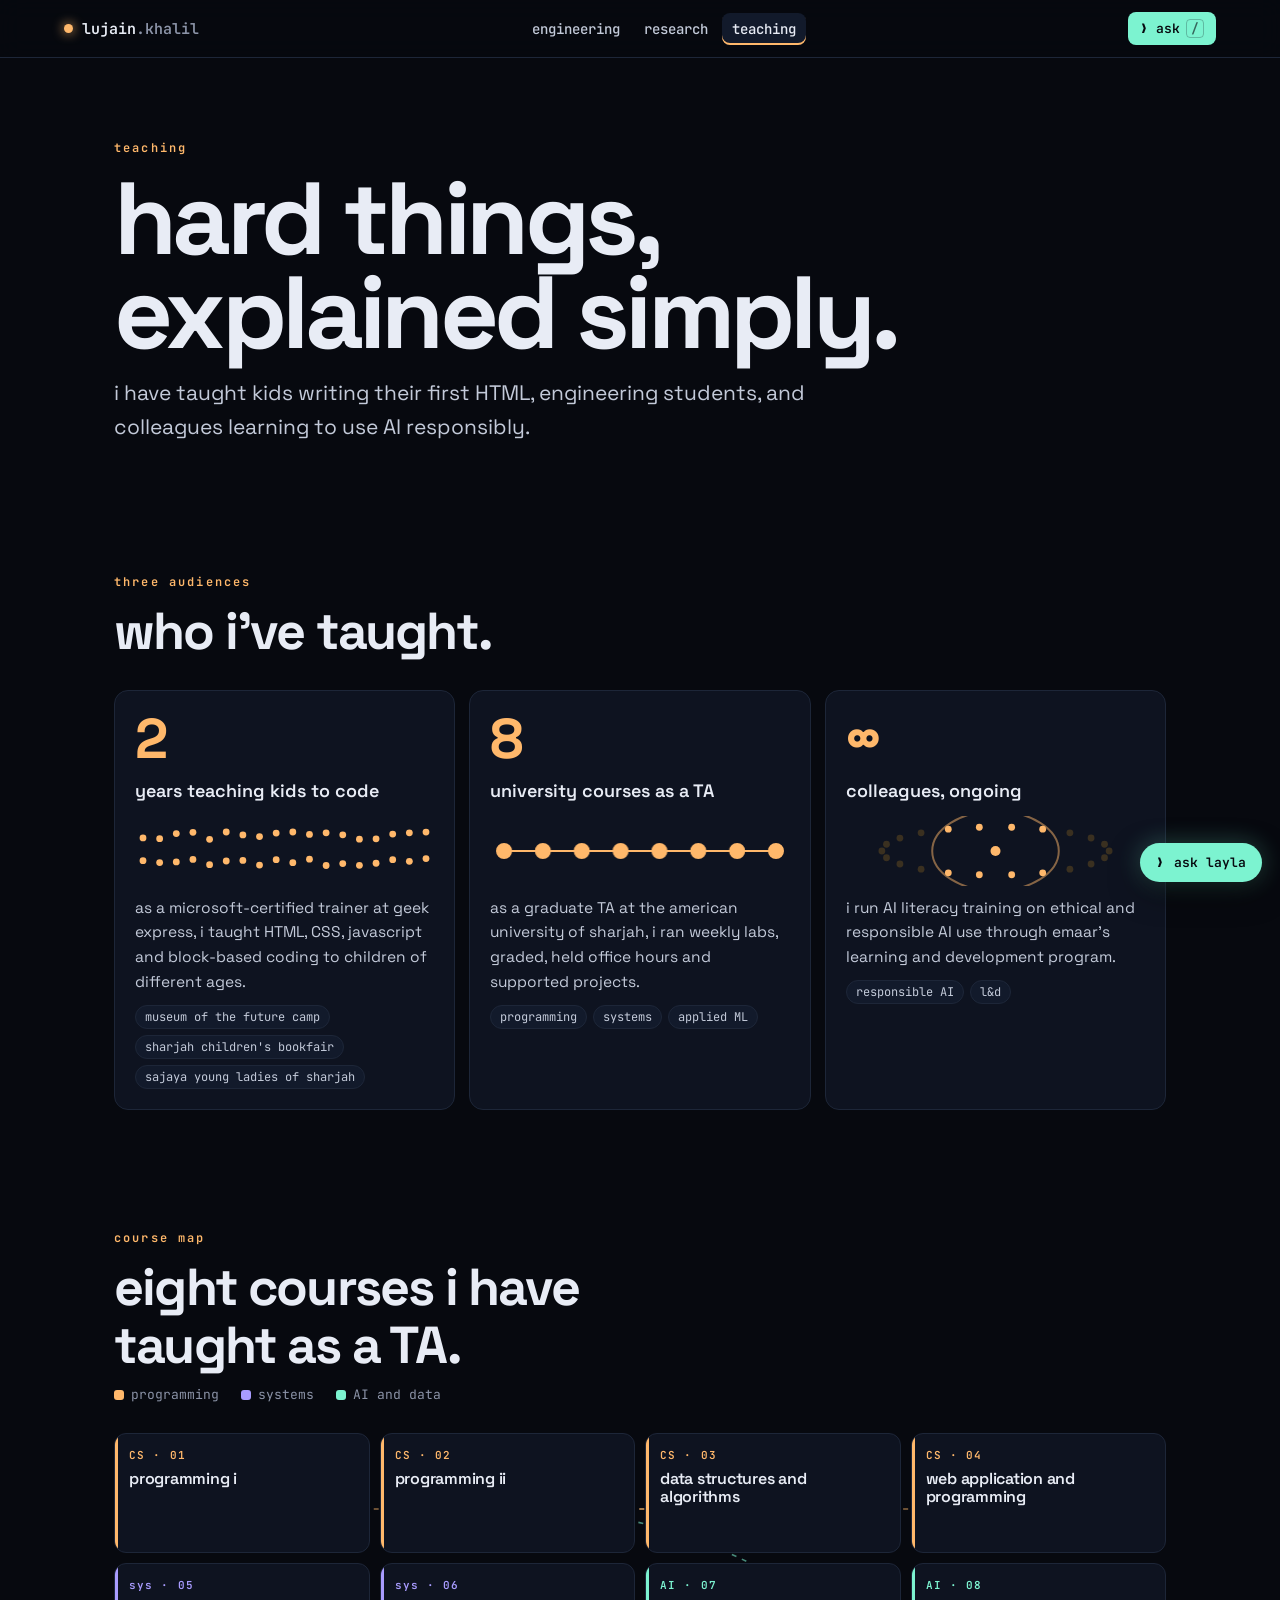
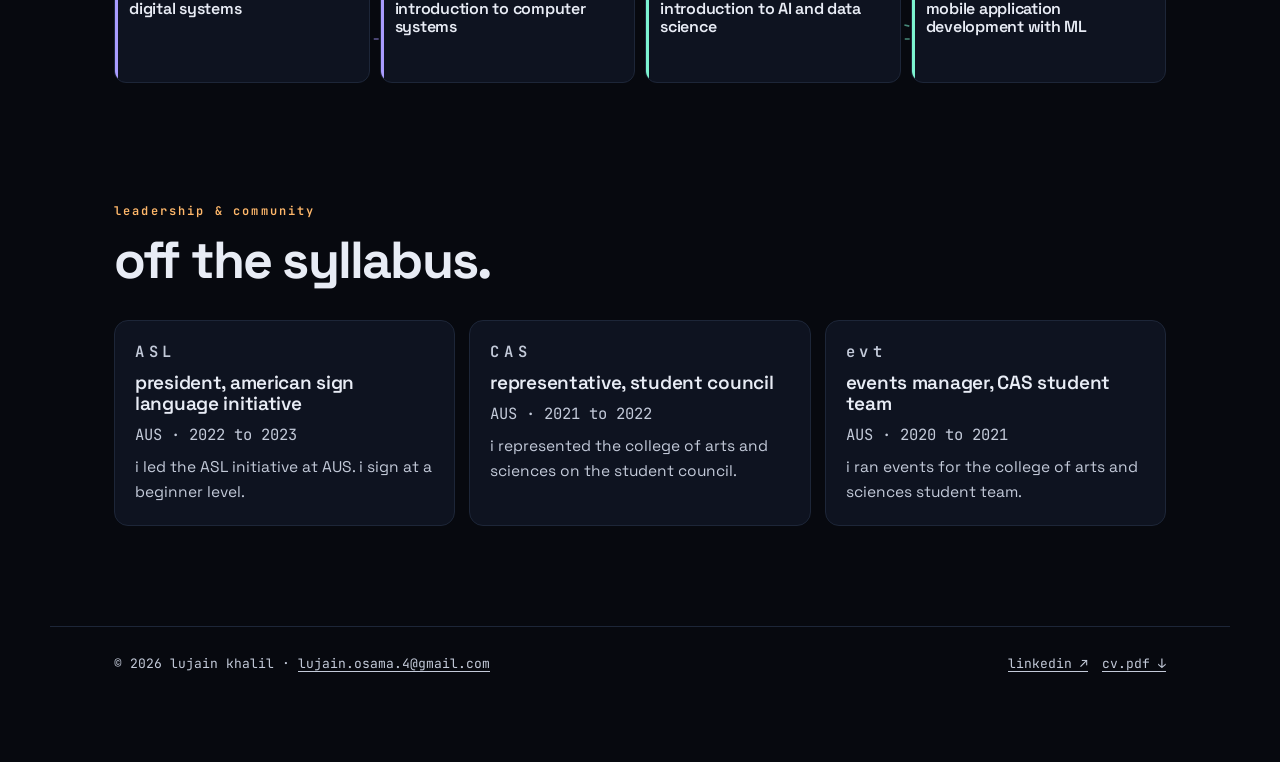
<file: teaching/index.html>
<!doctype html>
<html lang="en" class="no-js">
<head>
<meta charset="utf-8">
<meta name="viewport" content="width=device-width,initial-scale=1,viewport-fit=cover">
<title>teaching · lujain khalil</title>
<meta name="description" content="lujain khalil's teaching: graduate TA for eight university courses, coding for kids at geek express, and AI literacy training at work.">
<meta name="theme-color" content="#07090f">
<link rel="canonical" href="https://lujain-khalil.github.io/teaching/">
<meta property="og:type" content="website"><meta property="og:title" content="teaching · lujain khalil">
<meta property="og:description" content="i teach kids, university students and colleagues.">
<meta property="og:url" content="https://lujain-khalil.github.io/teaching/"><meta property="og:image" content="https://lujain-khalil.github.io/assets/img/og.png">
<meta name="twitter:card" content="summary_large_image">
<link rel="icon" href="../assets/img/favicon.svg" type="image/svg+xml">
<link rel="preconnect" href="https://fonts.googleapis.com"><link rel="preconnect" href="https://fonts.gstatic.com" crossorigin>
<link rel="stylesheet" href="https://fonts.googleapis.com/css2?family=Space+Grotesk:wght@400;500;600;700&family=JetBrains+Mono:wght@400;500;600&display=swap">
<link rel="stylesheet" href="../assets/css/site.css?v=6">
<script>document.documentElement.classList.replace('no-js','js')</script>
</head>
<body class="p-teaching" data-root="../">
<a class="skip" href="#main">skip to content</a>
<header class="nav solid">
  <a class="brand" href="../"><span class="dot" aria-hidden="true"></span><span>lujain<span class="muted">.khalil</span></span></a>
  <nav aria-label="pages"><ul>
    <li><a class="nl" href="../engineering/">engineering</a></li>
    <li><a class="nl" href="../research/">research</a></li>
    <li><a class="nl" href="./" aria-current="page">teaching</a></li>
  </ul></nav>
  <button class="nav-ask" type="button" data-open-agent>❯ ask<kbd>/</kbd></button>
</header>

<main id="main">
<header class="phead">
  <p class="kicker">teaching</p>
  <h1>hard things,<br>explained simply.</h1>
  <p class="lede">i have taught kids writing their first HTML, engineering students, and colleagues learning to use AI responsibly.</p>
</header>

<section class="section" aria-labelledby="au-h">
  <div class="head"><p class="kicker">three audiences</p><h2 id="au-h">who i've taught.</h2></div>
  <div class="aud">
    <div class="card"><span class="big" data-count="2">2</span><p class="lbl">years teaching kids to code</p><canvas data-aud="kids" aria-hidden="true"></canvas><p>as a microsoft-certified trainer at geek express, i taught HTML, CSS, javascript and block-based coding to children of different ages.</p><p class="tags"><span>museum of the future camp</span><span>sharjah children's bookfair</span><span>sajaya young ladies of sharjah</span></p></div>
    <div class="card"><span class="big" data-count="8">8</span><p class="lbl">university courses as a TA</p><canvas data-aud="uni" aria-hidden="true"></canvas><p>as a graduate TA at the american university of sharjah, i ran weekly labs, graded, held office hours and supported projects.</p><p class="tags"><span>programming</span><span>systems</span><span>applied ML</span></p></div>
    <div class="card"><span class="big">∞</span><p class="lbl">colleagues, ongoing</p><canvas data-aud="work" aria-hidden="true"></canvas><p>i run AI literacy training on ethical and responsible AI use through emaar's learning and development program.</p><p class="tags"><span>responsible AI</span><span>l&amp;d</span></p></div>
  </div>
</section>

<section class="section" aria-labelledby="cm-h">
  <div class="head"><p class="kicker">course map</p><h2 id="cm-h">eight courses i have taught as a TA.</h2>
    <p class="legend-row"><span><i style="background:var(--c2)"></i>programming</span><span><i style="background:var(--c1)"></i>systems</span><span><i style="background:var(--c0)"></i>AI and data</span></p></div>
  <div class="coursewrap"><div class="coursemap">
    <div data-c="p1" class="course"><span class="ci">CS · 01</span><h3>programming i</h3></div>
    <div data-c="p2" class="course"><span class="ci">CS · 02</span><h3>programming ii</h3></div>
    <div data-c="dsa" class="course"><span class="ci">CS · 03</span><h3>data structures and algorithms</h3></div>
    <div data-c="web" class="course"><span class="ci">CS · 04</span><h3>web application and programming</h3></div>
    <div data-c="dig" class="course sys"><span class="ci">sys · 05</span><h3>digital systems</h3></div>
    <div data-c="sys" class="course sys"><span class="ci">sys · 06</span><h3>introduction to computer systems</h3></div>
    <div data-c="ai" class="course ai"><span class="ci">AI · 07</span><h3>introduction to AI and data science</h3></div>
    <div data-c="mob" class="course ai"><span class="ci">AI · 08</span><h3>mobile application development with ML</h3></div>
  </div></div>
</section>

<section class="section" aria-labelledby="ld-h">
  <div class="head"><p class="kicker">leadership &amp; community</p><h2 id="ld-h">off the syllabus.</h2></div>
  <div class="lead">
    <div class="card"><p class="asl" aria-hidden="true">ASL</p><h3>president, american sign language initiative</h3><p class="note">AUS · 2022 to 2023</p><p>i led the ASL initiative at AUS. i sign at a beginner level.</p></div>
    <div class="card"><p class="asl" aria-hidden="true">CAS</p><h3>representative, student council</h3><p class="note">AUS · 2021 to 2022</p><p>i represented the college of arts and sciences on the student council.</p></div>
    <div class="card"><p class="asl" aria-hidden="true">evt</p><h3>events manager, CAS student team</h3><p class="note">AUS · 2020 to 2021</p><p>i ran events for the college of arts and sciences student team.</p></div>
  </div>
</section>
</main>

<footer class="foot">
  <span>© 2026 lujain khalil · <a href="mailto:lujain.osama.4@gmail.com">lujain.osama.4@gmail.com</a></span>
  <ul><li><a href="https://www.linkedin.com/in/lujain-khalil" target="_blank" rel="noopener">linkedin ↗</a></li><li><a href="../cv/Lujain-Khalil-CV.pdf" download>cv.pdf ↓</a></li></ul>
</footer>
<script src="../assets/js/config.js?v=6"></script>
<script src="../assets/js/core.js?v=6" defer></script>
<script src="../assets/js/teaching.js?v=6" defer></script>
<script src="../assets/js/agent.js?v=6" defer></script>
</body>
</html>
</file>
<file: assets/css/site.css>
/* Lujain Khalil portfolio. Dark latent-space theme, shared by all pages. */
:root {
  --bg: #07090f; --bg-2: #0b0f19; --panel: #0e1320; --panel-2: #121a2b;
  --line: #1d2638; --line-2: #2a3550;
  --ink: #e8ecf5; --ink-2: #c3cad9; --muted: #8b93a7;
  --c0: #7cf3d0; /* agents / engineering */
  --c1: #a99cff; /* research */
  --c2: #ffb86b; /* teaching */
  --c3: #ff7aa6; /* data */
  --display: "Space Grotesk", system-ui, -apple-system, "Segoe UI", sans-serif;
  --mono: "JetBrains Mono", ui-monospace, Menlo, Consolas, monospace;
  --gutter: max(16px, 5vw); --maxw: 1180px; --radius: 14px;
  --accent: var(--c0);
  color-scheme: dark;
}
body.p-research { --accent: var(--c1) }
body.p-teaching { --accent: var(--c2) }

* { box-sizing: border-box }
html { scroll-behavior: smooth; scroll-padding-top: 76px; -webkit-text-size-adjust: 100% }
body { margin: 0; background: var(--bg); color: var(--ink); font: 17px/1.6 var(--display); overflow-x: hidden }
img, canvas, svg { max-width: 100% }
a { color: var(--accent); text-underline-offset: 3px }
a:hover { color: #fff }
:focus-visible { outline: 2px solid var(--accent); outline-offset: 3px; border-radius: 4px }
h1, h2, h3, h4 { line-height: 1.12; margin: 0; letter-spacing: -0.015em }
p { margin: 0 }
ul, ol { margin: 0; padding: 0 }
.muted { color: var(--muted) }
.mono { font-family: var(--mono) }
.sr-only { position: absolute; width: 1px; height: 1px; overflow: hidden; clip: rect(0 0 0 0); white-space: nowrap }
.skip { position: absolute; left: -9999px; top: 8px; z-index: 200; background: var(--accent); color: var(--bg); padding: 8px 14px; border-radius: 8px; font-weight: 600 }
.skip:focus { left: 12px }
.c0 { color: var(--c0) } .c1 { color: var(--c1) } .c2 { color: var(--c2) } .c3 { color: var(--c3) }

/* ---------- nav ---------- */
.nav { position: fixed; inset: 0 0 auto; z-index: 60; display: flex; align-items: center; justify-content: space-between; gap: 14px;
  padding: 12px var(--gutter); border-bottom: 1px solid transparent; transition: background .3s, border-color .3s }
.nav.scrolled, .nav.solid { background: rgba(7, 9, 15, .84); backdrop-filter: blur(12px); -webkit-backdrop-filter: blur(12px); border-bottom-color: var(--line) }
.brand { font: 600 15px var(--mono); color: var(--ink); text-decoration: none; display: flex; align-items: center; gap: 9px; white-space: nowrap }
.brand .dot { width: 9px; height: 9px; border-radius: 50%; background: var(--accent); box-shadow: 0 0 12px var(--accent) }
.nav nav { min-width: 0; flex: 1 1 auto; display: flex; justify-content: center }
.nav ul { list-style: none; display: flex; gap: 4px; align-items: center; min-width: 0 }
.nav a.nl { font: 500 14px var(--mono); color: var(--ink-2); text-decoration: none; padding: 7px 10px; border-radius: 8px; white-space: nowrap }
.nav a.nl:hover { color: var(--ink); background: var(--panel-2) }
.nav a.nl[aria-current="page"] { color: var(--ink); background: var(--panel-2); box-shadow: inset 0 -2px 0 var(--accent) }
.nav-ask { font: 600 13px var(--mono); color: var(--bg); background: var(--c0); border: 0; border-radius: 8px; padding: 8px 12px; cursor: pointer; white-space: nowrap }
.nav-ask:hover { background: #fff }
.nav-ask kbd { font: inherit; opacity: .6; margin-left: 6px; border: 1px solid rgba(7, 9, 15, .4); border-radius: 4px; padding: 0 4px }
@media (max-width: 760px) {
  .nav { gap: 8px; padding-inline: 12px }
  .nav ul { overflow-x: auto; scrollbar-width: none; mask-image: linear-gradient(90deg, #000 85%, transparent); -webkit-mask-image: linear-gradient(90deg, #000 85%, transparent); padding-right: 14px }
  .nav ul::-webkit-scrollbar { display: none }
  .nav a.nl { padding: 7px 5px; font-size: 13px }
  .nav ul { gap: 0 }
  .brand .muted { display: none }
}
@media (max-width: 400px) {
  .brand > span:not(.dot) { display: none }
  .nav-ask kbd { display: none }
}

/* ---------- layout ---------- */
.wrap { max-width: var(--maxw); margin: 0 auto; padding: 0 var(--gutter) }
.section { max-width: var(--maxw); margin: 0 auto; padding: clamp(72px, 10vw, 120px) var(--gutter) 0; display: grid; grid-template-columns: minmax(0, 1fr); gap: 30px }
.kicker { font: 600 12px var(--mono); letter-spacing: .18em; color: var(--accent) }
.section h2 { font-size: clamp(30px, 4.6vw, 52px); font-weight: 700; letter-spacing: -0.035em; text-wrap: balance }
.sub { color: var(--ink-2); font-size: clamp(16px, 1.6vw, 19px); max-width: 60ch }
.head { display: grid; gap: 12px; max-width: 780px }
.card { background: var(--panel); border: 1px solid var(--line); border-radius: var(--radius); padding: 20px; display: grid; gap: 10px; align-content: start }
.card h3 { font-size: 19px; font-weight: 600 }
.card p { color: var(--ink-2); font-size: 15.5px }
.grid { display: grid; gap: 14px; grid-template-columns: repeat(auto-fit, minmax(min(260px, 100%), 1fr)) }
.tags { display: flex; flex-wrap: wrap; gap: 6px }
.tags span { font: 12px var(--mono); padding: 3px 9px; border-radius: 999px; background: var(--panel-2); color: var(--ink-2); border: 1px solid var(--line) }
.btn { display: inline-flex; align-items: center; gap: 8px; font: 600 14px var(--mono); padding: 11px 18px; border-radius: 999px; text-decoration: none; color: var(--ink);
  background: rgba(18, 26, 43, .7); border: 1px solid var(--line-2); transition: transform .15s, background .15s, color .15s; cursor: pointer }
.btn:hover { transform: translateY(-1px); background: var(--panel-2); color: #fff }
.btn.primary { background: var(--accent); border-color: var(--accent); color: var(--bg) }
.btn.primary:hover { background: #fff; border-color: #fff }
.linkline { font: 13px var(--mono) }
.note { font: 12px var(--mono); color: var(--muted) }

/* ---------- page header (inner pages) ---------- */
.phead { position: relative; padding: 140px var(--gutter) 10px; max-width: var(--maxw); margin: 0 auto; display: grid; gap: 16px }
.phead h1 { font-size: clamp(44px, 8vw, 104px); line-height: .92; letter-spacing: -0.045em }
.phead .lede { font-size: clamp(17px, 1.8vw, 21px); color: var(--ink-2); max-width: 54ch }
.phead .ctx { font: 13px var(--mono); color: var(--muted); display: flex; flex-wrap: wrap; gap: 6px 16px }
.phead .ctx b { color: var(--ink); font-weight: 500 }

/* ---------- home hero ---------- */
.hero { position: relative; min-height: 88svh; display: grid; align-content: end; padding: 120px var(--gutter) 12vh; overflow: hidden; isolation: isolate }
#latent { position: absolute; inset: 0; width: 100%; height: 100%; z-index: -1 }
.hero::after { content: ""; position: absolute; inset: auto 0 0; height: 30vh; z-index: -1; background: linear-gradient(transparent, var(--bg)); pointer-events: none }
.hero-copy { max-width: 760px; display: grid; gap: 18px; position: relative }
.hero h1 { font-size: clamp(56px, 11vw, 148px); line-height: .9; letter-spacing: -0.045em; font-weight: 700 }
.hero .lede { font-size: clamp(18px, 2vw, 22px); color: var(--ink-2); max-width: 44ch; text-shadow: 0 1px 12px var(--bg) }
.ctas { display: flex; flex-wrap: wrap; gap: 10px }
.cluster-labels { position: absolute; inset: 0; pointer-events: none; z-index: 0 }
.cl { text-decoration: none; position: absolute; font: 600 11px var(--mono); letter-spacing: .14em; opacity: 0; transform: translate(-50%, -50%);
  transition: opacity 1.2s; white-space: nowrap; padding: 3px 8px; border-radius: 999px; background: rgba(7, 9, 15, .55); pointer-events: none }
.cl.show { opacity: 1; pointer-events: auto }
.cl:hover { background: rgba(7, 9, 15, .9); box-shadow: 0 0 0 1px currentColor }
.hero-hint { position: absolute; right: var(--gutter); bottom: 26px; font: 12px var(--mono); color: var(--muted); display: none; text-align: right }
.js .hero-hint { display: block }
.hero-hint button { font: inherit; color: var(--c0); background: none; border: 0; padding: 0; cursor: pointer; text-decoration: underline; text-underline-offset: 3px }
@media (max-width: 760px) { .hero { min-height: 100svh; padding-bottom: 8vh } .hint-desktop { display: none } }
@media (prefers-reduced-motion: reduce) { .hint-desktop { display: none } }

/* ---------- portals (home) ---------- */
.portals { display: grid; grid-template-columns: repeat(3, minmax(0, 1fr)); gap: 14px }
@media (max-width: 900px) { .portals { grid-template-columns: minmax(0, 1fr) } }
.portal { --pc: var(--c0); position: relative; display: grid; gap: 10px; align-content: start; padding: 22px; border-radius: 18px; text-decoration: none; color: var(--ink);
  background: radial-gradient(circle at 80% 0%, color-mix(in srgb, var(--pc) 14%, transparent), transparent 55%), var(--panel); border: 1px solid var(--line);
  transition: transform .2s, border-color .2s; overflow: hidden; min-height: 300px }
.portal:hover { transform: translateY(-3px); border-color: var(--pc); color: var(--ink) }
.portal .pk { font: 600 12px var(--mono); letter-spacing: .16em; color: var(--pc) }
.portal h3 { font-size: 28px; letter-spacing: -0.03em }
.portal p { color: var(--ink-2); font-size: 15px }
.portal .go { font: 600 13px var(--mono); color: var(--pc); margin-top: auto }
.portal canvas { width: 100%; height: 120px; display: block }
.portal.p1 { --pc: var(--c1) } .portal.p2 { --pc: var(--c2) }

/* ---------- path timeline (home) ---------- */
.path { position: relative; display: grid; grid-template-columns: repeat(6, minmax(0, 1fr)); gap: 10px; padding-top: 34px }
.path::before { content: ""; position: absolute; left: 0; right: 0; top: 12px; height: 2px; background: linear-gradient(90deg, var(--c3), var(--c2), var(--c1), var(--c0)); opacity: .55 }
.step { position: relative; display: grid; gap: 6px; align-content: start }
.step::before { content: ""; position: absolute; top: -28px; left: 0; width: 12px; height: 12px; border-radius: 50%; background: var(--bg); border: 3px solid var(--sc, var(--c0)); box-shadow: 0 0 12px var(--sc, var(--c0)) }
.step .when { font: 12px var(--mono); color: var(--muted) }
.step h3 { font-size: 16px; font-weight: 600 }
.step p { font-size: 14px; color: var(--ink-2) }
@media (max-width: 900px) {
  .path { grid-template-columns: minmax(0, 1fr); padding: 0 0 0 26px; gap: 22px }
  .path::before { left: 5px; right: auto; top: 6px; bottom: 6px; width: 2px; height: auto; background: linear-gradient(var(--c0), var(--c1), var(--c2), var(--c3)) }
  .step::before { top: 4px; left: -26px }
}

/* ---------- big numbers / viz ---------- */
.nums { display: grid; grid-template-columns: repeat(3, minmax(0, 1fr)); gap: 14px }
@media (max-width: 900px) { .nums { grid-template-columns: repeat(2, minmax(0, 1fr)) } }
@media (max-width: 520px) { .nums { grid-template-columns: minmax(0, 1fr) } }
.num { background: var(--panel); border: 1px solid var(--line); border-radius: 16px; padding: 18px; display: grid; gap: 10px; align-content: start; min-height: 230px }
.num .big { font-size: clamp(40px, 5vw, 58px); font-weight: 700; letter-spacing: -0.04em; line-height: 1; font-variant-numeric: tabular-nums }
.num .lbl { color: var(--ink-2); font-size: 15px; line-height: 1.35 }
.num canvas, .num svg { width: 100%; height: 96px; display: block }
.stat-strip { display: grid; grid-template-columns: repeat(4, minmax(0, 1fr)); gap: 1px; background: var(--line); border: 1px solid var(--line); border-radius: 16px; overflow: hidden }
.stat-strip > div { background: var(--bg-2); padding: 22px; display: grid; gap: 4px }
.stat-strip b { font-size: clamp(30px, 4vw, 44px); letter-spacing: -0.03em; line-height: 1; font-variant-numeric: tabular-nums }
.stat-strip span { color: var(--muted); font-size: 14px; line-height: 1.35 }
@media (max-width: 760px) { .stat-strip { grid-template-columns: repeat(2, minmax(0, 1fr)) } .stat-strip > div { padding: 16px } }

/* ---------- architecture (engineering) ---------- */
.arch { display: grid; grid-template-columns: minmax(0, 1.25fr) minmax(0, 1fr); gap: 20px; align-items: start }
@media (max-width: 900px) { .arch { grid-template-columns: minmax(0, 1fr) } }
.arch-diagram { position: relative; display: grid; grid-template-columns: minmax(0, 1fr) 160px; gap: 30px 26px; padding: 22px; border: 1px solid var(--line); border-radius: var(--radius);
  background: radial-gradient(circle at 30% 20%, rgba(124, 243, 208, .07), transparent 60%), var(--bg-2);
  grid-template-areas: "label label" "user side" "guard side" "harness side" "tools side" "models side" }
.lane-label { grid-area: label; font: 11px var(--mono); color: var(--muted); letter-spacing: .14em }
.node { font: 500 14.5px/1.3 var(--display); color: var(--ink); text-align: left; background: var(--panel); border: 1px solid var(--line-2); border-radius: 10px;
  padding: 12px 14px; cursor: pointer; position: relative; z-index: 1; transition: border-color .15s, background .15s, box-shadow .2s, transform .15s; display: grid; gap: 4px }
.node:hover { border-color: var(--c0); transform: translateY(-1px) }
.node[aria-pressed="true"] { border-color: var(--c0); background: #0f2522; box-shadow: 0 0 0 1px var(--c0), 0 0 28px rgba(124, 243, 208, .18) }
.node .nk { font: 600 10.5px var(--mono); color: var(--muted); letter-spacing: .1em }
.node small { font: 12px var(--mono); color: var(--muted) }
.n-user { grid-area: user } .n-guard { grid-area: guard } .n-models { grid-area: models }
.n-harness { grid-area: harness; padding: 18px 16px; border-color: rgba(124, 243, 208, .35); font-size: 18px; font-weight: 600 }
.tools { grid-area: tools; display: grid; grid-template-columns: repeat(2, minmax(0, 1fr)); gap: 14px; position: relative; z-index: 1 }
.side { grid-area: side; display: grid; gap: 10px; align-content: center; border-left: 1px dashed var(--line-2); padding-left: 12px; position: relative; z-index: 1 }
@media (max-width: 560px) {
  .arch-diagram { grid-template-columns: minmax(0, 1fr); grid-template-areas: "label" "user" "guard" "harness" "tools" "models" "side"; padding: 14px; gap: 26px }
  .side { border-left: 0; border-top: 1px dashed var(--line-2); padding: 12px 0 0; grid-template-columns: 1fr 1fr }
}
.arch-wires { position: absolute; inset: 0; width: 100%; height: 100%; pointer-events: none; overflow: visible }
.wire { fill: none; stroke: var(--line-2); stroke-width: 1.5; transition: stroke .3s }
.wire.dashed { stroke-dasharray: 4 5 }
.wire.hot { stroke: var(--c0); stroke-dasharray: 6 8; animation: flow .9s linear infinite; filter: drop-shadow(0 0 4px rgba(124, 243, 208, .6)) }
@keyframes flow { to { stroke-dashoffset: -14 } }
.arch-panel { display: grid; gap: 12px }
.node-detail { background: var(--panel); border: 1px solid var(--line); border-radius: var(--radius); padding: 20px; display: grid; gap: 10px }
.node-detail h3 { font-size: 20px; color: var(--c0) }
.node-detail p { color: var(--ink-2); font-size: 15.5px }
.node-detail .fig { font: 13px/1.6 var(--mono); color: var(--ink); border-top: 1px dashed var(--line-2); padding-top: 10px }
.js .node-detail { display: none }
.js .node-detail.active { display: grid; animation: fadeUp .35s ease }
.js .arch-panel { position: sticky; top: 84px }
@keyframes fadeUp { from { opacity: 0; transform: translateY(6px) } to { opacity: 1; transform: none } }

/* ---------- trace (engineering) ---------- */
.trace { background: #0a0e17; border: 1px solid var(--line-2); border-radius: 14px; font: 13px/1.75 var(--mono); padding: 16px 18px; min-height: 290px; overflow: hidden }
.trace .row { display: grid; opacity: 1; grid-template-columns: 62px 96px minmax(0, 1fr); gap: 10px; transition: opacity .35s, transform .35s }
.js .trace .row { opacity: 0; transform: translateX(-6px) }
.js .trace .row.on { opacity: 1; transform: none }
.trace .t { color: var(--muted) } .trace .k { font-weight: 600 } .trace .v { color: var(--ink-2); overflow-wrap: anywhere }
@media (max-width: 560px) { .trace .row { grid-template-columns: 52px minmax(0, 1fr) } .trace .t { display: none } }

/* ---------- research ---------- */
.formula { font: 500 clamp(22px, 3.4vw, 40px) var(--mono); letter-spacing: -0.02em; color: var(--ink); display: flex; flex-wrap: wrap; align-items: baseline; gap: 6px 10px }
.card .formula { font-size: clamp(22px, 3.4vw, 40px); color: var(--ink) }
.formula sub { font-size: .5em } .formula sup { font-size: .5em }
.formula .w { color: var(--c2) } .formula .b { color: var(--c0) }
.legend-row { display: flex; flex-wrap: wrap; gap: 8px 22px; font: 13px var(--mono); color: var(--muted) }
.legend-row i { display: inline-block; width: 10px; height: 10px; border-radius: 3px; margin-right: 7px; vertical-align: -1px }
.lab { display: grid; grid-template-columns: minmax(0, 1fr) minmax(0, 1fr); gap: 16px; background: var(--bg-2); border: 1px solid var(--line); border-radius: 20px; padding: clamp(14px, 2.4vw, 26px) }
@media (max-width: 900px) { .lab { grid-template-columns: minmax(0, 1fr) } }
.lab canvas { width: 100%; height: auto; display: block; background: var(--panel); border: 1px solid var(--line); border-radius: 12px }
.seg { display: flex; flex-wrap: wrap; gap: 6px }
.seg button { font: 12.5px var(--mono); color: var(--ink-2); background: var(--panel); border: 1px solid var(--line-2); border-radius: 999px; padding: 6px 11px; cursor: pointer }
.seg button[aria-pressed="true"] { background: var(--c1); color: var(--bg); border-color: var(--c1) }
.ctrl { display: grid; gap: 6px; font: 13px var(--mono); color: var(--muted) }
.ctrl input[type=range] { width: 100%; accent-color: var(--c1) }
.readout { display: flex; gap: 22px; flex-wrap: wrap; font: 13px var(--mono); color: var(--muted) }
.readout b { display: block; font: 600 26px var(--display); color: var(--ink); font-variant-numeric: tabular-nums }
.three { display: grid; grid-template-columns: repeat(3, minmax(0, 1fr)); gap: 14px }
@media (max-width: 900px) { .three { grid-template-columns: minmax(0, 1fr) } }
.vizcard { background: var(--panel); border: 1px solid var(--line); border-radius: 16px; padding: 18px; display: grid; gap: 12px; align-content: start }
.vizcard h3 { font-size: 18px }
.vizcard p { color: var(--ink-2); font-size: 15px }
.vizcard svg, .vizcard canvas { width: 100%; height: auto; display: block }

.paper { display: grid; grid-template-columns: minmax(0, 1fr) minmax(0, 1.05fr); gap: 26px; align-items: center; padding: 28px 0; border-top: 1px solid var(--line) }
.paper:nth-of-type(even) { grid-template-columns: minmax(0, 1.05fr) minmax(0, 1fr) }
.paper:nth-of-type(even) .pv { order: -1 }
@media (max-width: 900px) { .paper, .paper:nth-of-type(even) { grid-template-columns: minmax(0, 1fr) } .paper:nth-of-type(even) .pv { order: 0 } }
.paper .meta { font: 13px var(--mono); color: var(--muted); display: flex; flex-wrap: wrap; gap: 4px 14px }
.paper .meta .venue { color: var(--c1); font-weight: 600 }
.paper h3 { font-size: clamp(21px, 2.4vw, 27px); text-wrap: balance }
.paper h3 a { color: var(--ink); text-decoration: none }
.paper h3 a:hover { color: var(--c1) }
.paper .authors { font-size: 14px; color: var(--muted) }
.paper .authors b { color: var(--ink) }
.paper .one { color: var(--ink-2) }
.paper .pt { display: grid; gap: 12px }
.pv { background: var(--panel); border: 1px solid var(--line); border-radius: 16px; padding: 16px; display: grid; gap: 10px }
.pv svg, .pv canvas { width: 100%; height: auto; display: block }
.pills { display: flex; flex-wrap: wrap; gap: 8px }
.pill { font: 600 13px var(--mono); padding: 6px 10px; border-radius: 8px; background: var(--panel-2); border: 1px solid var(--line-2) }
.pill b { color: var(--accent); font-weight: 700 }
.kap { display: grid; gap: 14px }
.kap-in { display: flex; gap: 10px; flex-wrap: wrap; align-items: center }
.kap-in input { font: 600 26px var(--mono); width: 6.2ch; letter-spacing: .12em; background: var(--panel); color: var(--ink); border: 1px solid var(--line-2); border-radius: 10px; padding: 8px 12px }
.kap-steps { display: grid; gap: 6px; font: 15px/1.5 var(--mono); min-height: 120px }
.kap-steps div { transition: opacity .3s, transform .3s }
.js .kap-steps div { opacity: 0; transform: translateY(4px) }
.js .kap-steps div.on { opacity: 1; transform: none }
.kap-steps .fix { color: var(--c1); font-weight: 600 }
.edu { display: grid; grid-template-columns: repeat(2, minmax(0, 1fr)); gap: 14px }
@media (max-width: 760px) { .edu { grid-template-columns: minmax(0, 1fr) } }

/* ---------- teaching ---------- */
.aud { display: grid; grid-template-columns: repeat(3, minmax(0, 1fr)); gap: 14px }
@media (max-width: 900px) { .aud { grid-template-columns: minmax(0, 1fr) } }
.aud .card { min-height: 220px; position: relative; overflow: hidden }
.aud .big { font-size: 56px; font-weight: 700; letter-spacing: -0.04em; line-height: 1; color: var(--c2) }
.coursemap { display: grid; grid-template-columns: repeat(4, minmax(0, 1fr)); gap: 10px }
@media (max-width: 900px) { .coursemap { grid-template-columns: repeat(2, minmax(0, 1fr)) } }
.course { --cc: var(--c2); background: var(--panel); border: 1px solid var(--line); border-radius: 12px; padding: 14px; display: grid; gap: 8px; align-content: start; min-height: 120px; position: relative; overflow: hidden }
.course::before { content: ""; position: absolute; inset: 0 auto 0 0; width: 3px; background: var(--cc) }
.course .ci { font: 600 11px var(--mono); color: var(--cc); letter-spacing: .1em }
.course h3 { font-size: 16px; font-weight: 600 }
.course.ai { --cc: var(--c0) } .course.sys { --cc: var(--c1) }
.lead { display: grid; grid-template-columns: repeat(3, minmax(0, 1fr)); gap: 14px }
@media (max-width: 900px) { .lead { grid-template-columns: minmax(0, 1fr) } }
.asl { font: 600 34px var(--mono); letter-spacing: .3em; color: var(--c2) }

/* ---------- terminal agent ---------- */
.term { width: 100%; background: #0a0e17; border: 1px solid var(--line-2); border-radius: 16px; overflow: hidden; display: flex; flex-direction: column;
  box-shadow: 0 40px 100px rgba(0, 0, 0, .55), 0 0 0 1px rgba(124, 243, 208, .05); font: 14px/1.65 var(--mono) }
.term-bar { display: flex; align-items: center; gap: 12px; padding: 10px 14px; border-bottom: 1px solid var(--line); font-size: 12px; color: var(--ink-2); white-space: nowrap }
.term-bar .stat { margin-left: auto; color: var(--muted); display: flex; align-items: center; gap: 7px }
.term-bar .led { width: 7px; height: 7px; border-radius: 50%; background: var(--muted) }
.term-bar .led.live { background: var(--c0); box-shadow: 0 0 8px var(--c0) }
.term-bar .x { font: 600 16px var(--mono); background: none; border: 0; color: var(--muted); cursor: pointer; padding: 0 4px }
.term-bar .x:hover { color: var(--ink) }
.lights { display: flex; gap: 7px }
.lights i { width: 11px; height: 11px; border-radius: 50% ; background: #ff5f57 } .lights i:nth-child(2) { background: #febc2e } .lights i:nth-child(3) { background: #28c840 }
@media (max-width: 420px) { .term-bar .ttl { display: none } }
.term-log { padding: 16px 18px; flex: 1; min-height: 240px; overflow-y: auto; display: grid; gap: 3px; align-content: start; overscroll-behavior: contain }
.term-log p { white-space: pre-wrap; overflow-wrap: anywhere }
.t-dim { color: var(--muted) } .t-you { color: var(--c1) } .t-tool { color: var(--c2) } .t-ok { color: var(--c0) } .t-say { color: var(--ink) } .t-err { color: var(--c3) }
.t-say a { color: var(--c0) }
/* layla, the pixel agent: bobs, blinks, and a spark twinkles above her */
.layla-hi { display: flex; align-items: center; gap: 14px; margin: 2px 0 10px }
.layla-hi p { margin: 0 }
.layla-name { font: 700 18px var(--mono); color: var(--c0); letter-spacing: .02em }
.layla-px { flex: none; image-rendering: pixelated; overflow: visible }
.layla-px .bob { animation: layla-bob 1.2s steps(1) infinite }
.layla-px .eyes { animation: layla-blink 4s steps(1) infinite; transform-box: fill-box; transform-origin: center }
.layla-px .spark { animation: layla-spark 1.6s steps(1) infinite }
@keyframes layla-bob { 50% { transform: translateY(-1px) } }
@keyframes layla-blink { 0%, 92%, 100% { transform: none } 94% { transform: scaleY(.15) } }
@keyframes layla-spark { 0% { opacity: 1; transform: none } 33% { opacity: .35; transform: translate(-1px, 1px) } 66% { opacity: 0 } }
.term-chips.slash button { color: var(--c1); border-color: #36305e }
.caret::after { content: ""; display: inline-block; width: 8px; height: 15px; background: var(--c0); vertical-align: -2px; margin-left: 2px; animation: blink 1s steps(1) infinite }
@keyframes blink { 50% { opacity: 0 } }
.term-chips { display: flex; flex-wrap: nowrap; gap: 7px; padding: 0 18px 12px; overflow-x: auto; scrollbar-width: none; mask-image: linear-gradient(90deg, #000 88%, transparent); -webkit-mask-image: linear-gradient(90deg, #000 88%, transparent) }
.term-chips::-webkit-scrollbar { display: none }
.term-chips button { flex: none }
.term-chips button { font: 12.5px var(--mono); background: transparent; color: var(--c0); border: 1px solid #234038; border-radius: 999px; padding: 5px 11px; cursor: pointer }
.term-chips button:hover { background: rgba(124, 243, 208, .08) }
.term-chips button:disabled { opacity: .4; cursor: default }
.term-input { display: flex; align-items: center; gap: 10px; padding: 11px 18px; border-top: 1px solid var(--line); color: var(--c0) }
.term-input input { flex: 1; min-width: 0; font: 14px var(--mono); color: var(--ink); background: transparent; border: 0; padding: 6px 0 }
.term-input input:focus { outline: none }
.term-input:focus-within { background: rgba(124, 243, 208, .04); box-shadow: inset 0 0 0 1px var(--c0) }
.term-input button { font: 600 13px var(--mono); background: var(--c0); color: var(--bg); border: 0; border-radius: 8px; padding: 7px 14px; cursor: pointer }
.term-input button:disabled { opacity: .45; cursor: default }
.no-js .term-chips, .no-js .term-input { display: none }
.js .noscript-msg { display: none }
.no-js .lab .ctrl, .no-js #lab-seg, .no-js .lab .readout, .no-js .pv .seg, .no-js .pv .ctrl, .no-js .pv .readout { display: none }
.home-term .term { height: 460px }
@media (max-width: 520px) { .home-term .term { height: 520px } }

/* global launcher + drawer */
.launcher { position: fixed; right: 18px; bottom: 18px; z-index: 70; display: none; align-items: center; gap: 10px; font: 600 13px var(--mono); color: var(--bg); background: var(--c0);
  border: 0; border-radius: 999px; padding: 11px 16px; cursor: pointer; box-shadow: 0 10px 30px rgba(0, 0, 0, .5), 0 0 24px rgba(124, 243, 208, .3) }
.js .launcher { display: inline-flex }
.launcher:hover { background: #fff }
@media (max-width: 520px) { .launcher { padding: 0; width: 48px; height: 48px; justify-content: center; font-size: 18px } .launcher .lt { display: none } }
.drawer { position: fixed; right: 18px; bottom: 18px; z-index: 80; width: min(520px, calc(100vw - 24px)); height: min(620px, calc(100svh - 90px)); display: none }
.drawer.open { display: flex; animation: fadeUp .25s ease }
.drawer .term { height: 100% }
@media (max-width: 520px) { .drawer { right: 12px; bottom: 12px; height: calc(100svh - 80px) } }

/* ---------- footer ---------- */
.foot { max-width: var(--maxw); margin: 100px auto 0; padding: 28px var(--gutter) 90px; border-top: 1px solid var(--line); display: flex; flex-wrap: wrap; justify-content: space-between; gap: 14px;
  font: 13px var(--mono); color: var(--ink-2) }
.foot ul { list-style: none; display: flex; flex-wrap: wrap; gap: 14px }
.foot a { color: var(--ink-2) } .foot a:hover { color: var(--accent) }
.contact-big { font-size: clamp(22px, 4.6vw, 52px); font-weight: 700; letter-spacing: -0.03em; color: var(--ink); text-decoration: none; overflow-wrap: anywhere;
  background: linear-gradient(90deg, var(--c0), var(--c1), var(--c2), var(--c3)) 0 100% / 100% 3px no-repeat; padding-bottom: 6px; justify-self: start }
.contact-big:hover { color: var(--c0) }

/* ---------- reveal ---------- */
.js .reveal { opacity: 0; transform: translateY(16px); transition: opacity .7s ease, transform .7s ease }
.js .reveal.in { opacity: 1; transform: none }
@media (prefers-reduced-motion: reduce) {
  html { scroll-behavior: auto }
  .js .reveal { opacity: 1; transform: none; transition: none }
  *, *::before, *::after { animation-duration: .001ms !important; animation-iteration-count: 1 !important; transition-duration: .001ms !important }
}

/* ---------- capability strip (engineering) ---------- */
.caps { display: grid; grid-template-columns: repeat(4, minmax(0, 1fr)); gap: 10px }
@media (max-width: 760px) { .caps { grid-template-columns: repeat(2, minmax(0, 1fr)) } }
.cap { display: grid; gap: 6px; padding: 14px; border-radius: 12px; background: var(--panel); border: 1px solid var(--line); color: var(--ink); text-decoration: none; font: inherit; text-align: left; cursor: pointer; transition: border-color .15s, transform .15s }
.cap:hover { border-color: var(--c0); transform: translateY(-2px) }
.cap .gl { font: 600 20px var(--mono); color: var(--c0) }
.cap b { font-size: 16px; font-weight: 600 }
.cap span { font-size: 13px; color: var(--muted); line-height: 1.35 }
.stackgrp { display: grid; grid-template-columns: repeat(3, minmax(0, 1fr)); gap: 14px }
@media (max-width: 900px) { .stackgrp { grid-template-columns: minmax(0, 1fr) } }
.stackgrp h3 { font: 600 12px var(--mono); letter-spacing: .14em; color: var(--muted); margin-bottom: 10px }

/* ---------- teaching visuals ---------- */
.coursewrap { position: relative }
.coursewrap .cwires { position: absolute; inset: 0; width: 100%; height: 100%; pointer-events: none; overflow: visible; z-index: 0 }
.coursewrap .course { z-index: 1 }
.cwire { fill: none; stroke-width: 1.6; opacity: .55 }
.aud canvas { width: 100%; height: 70px; display: block }
.aud .lbl { color: var(--ink); font-weight: 600; font-size: 18px }
@media (max-width: 760px) { .nav nav { justify-content: flex-start } }
</file>
